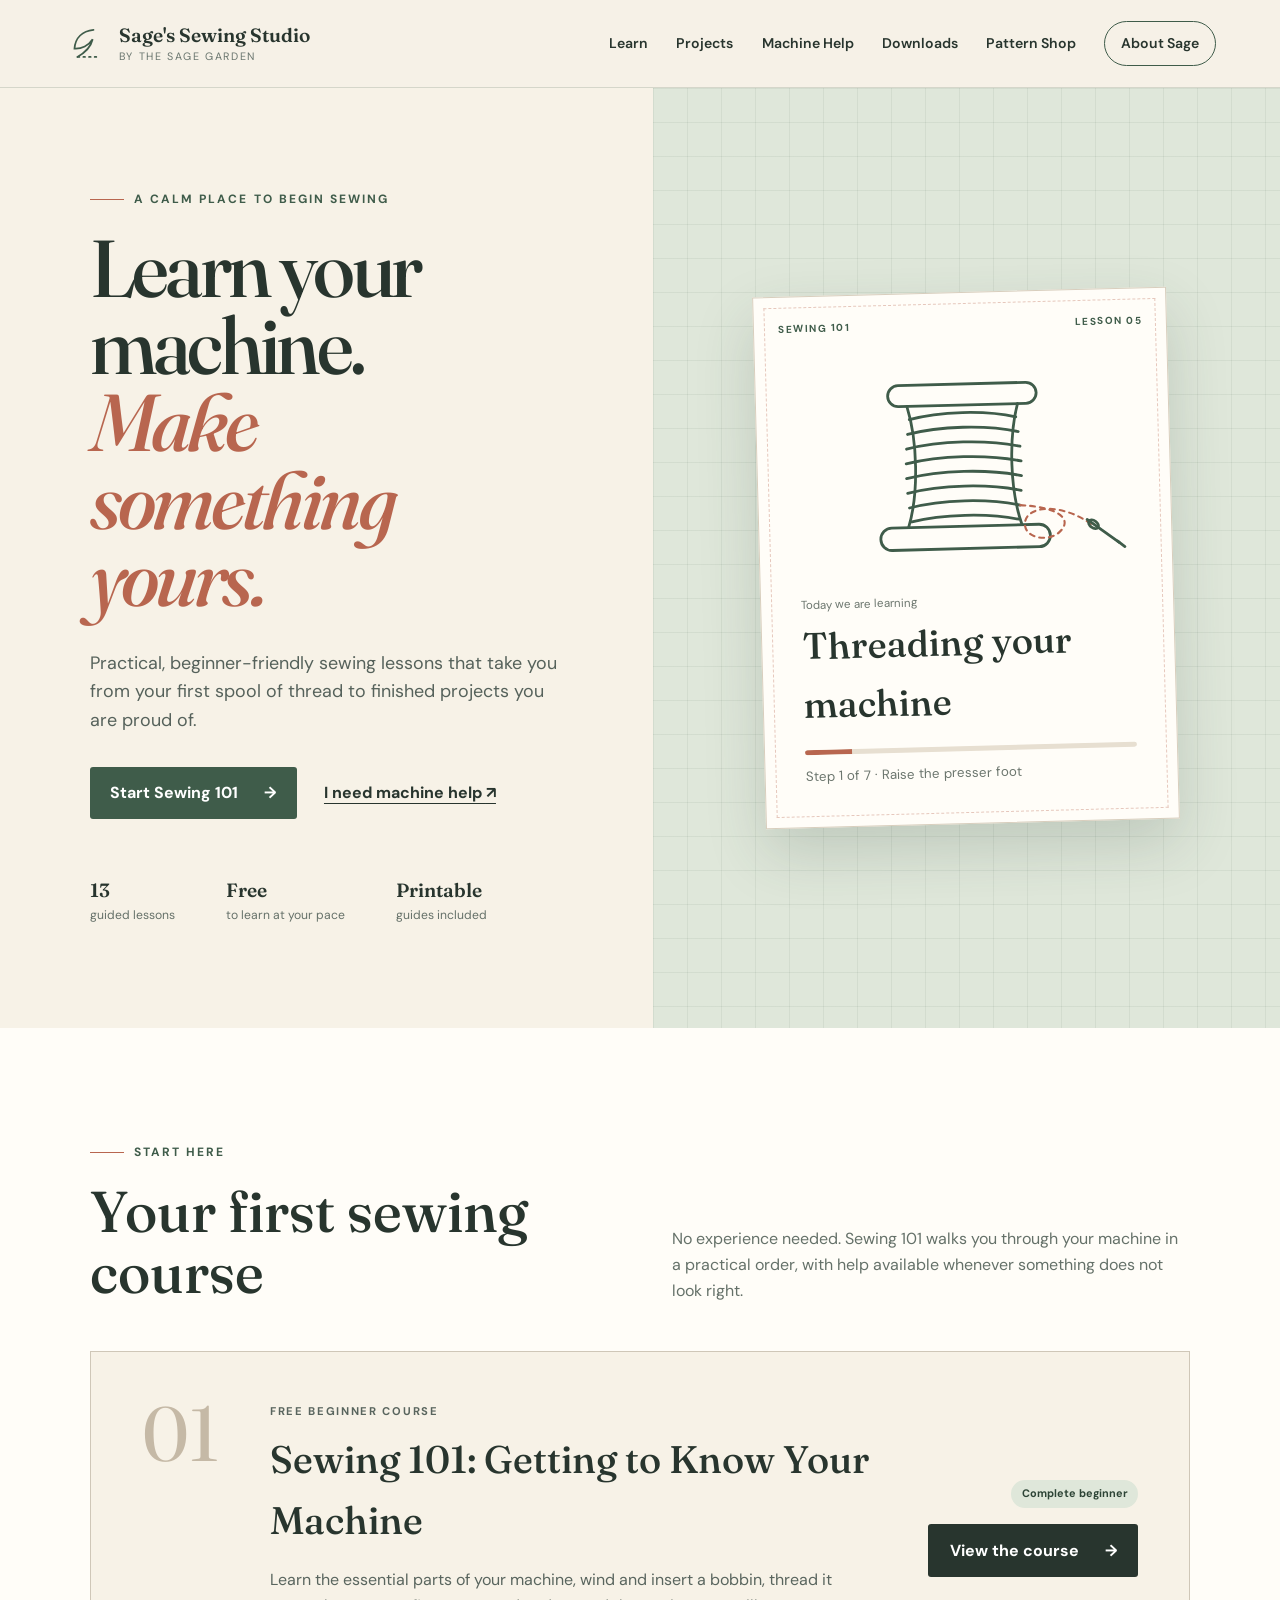
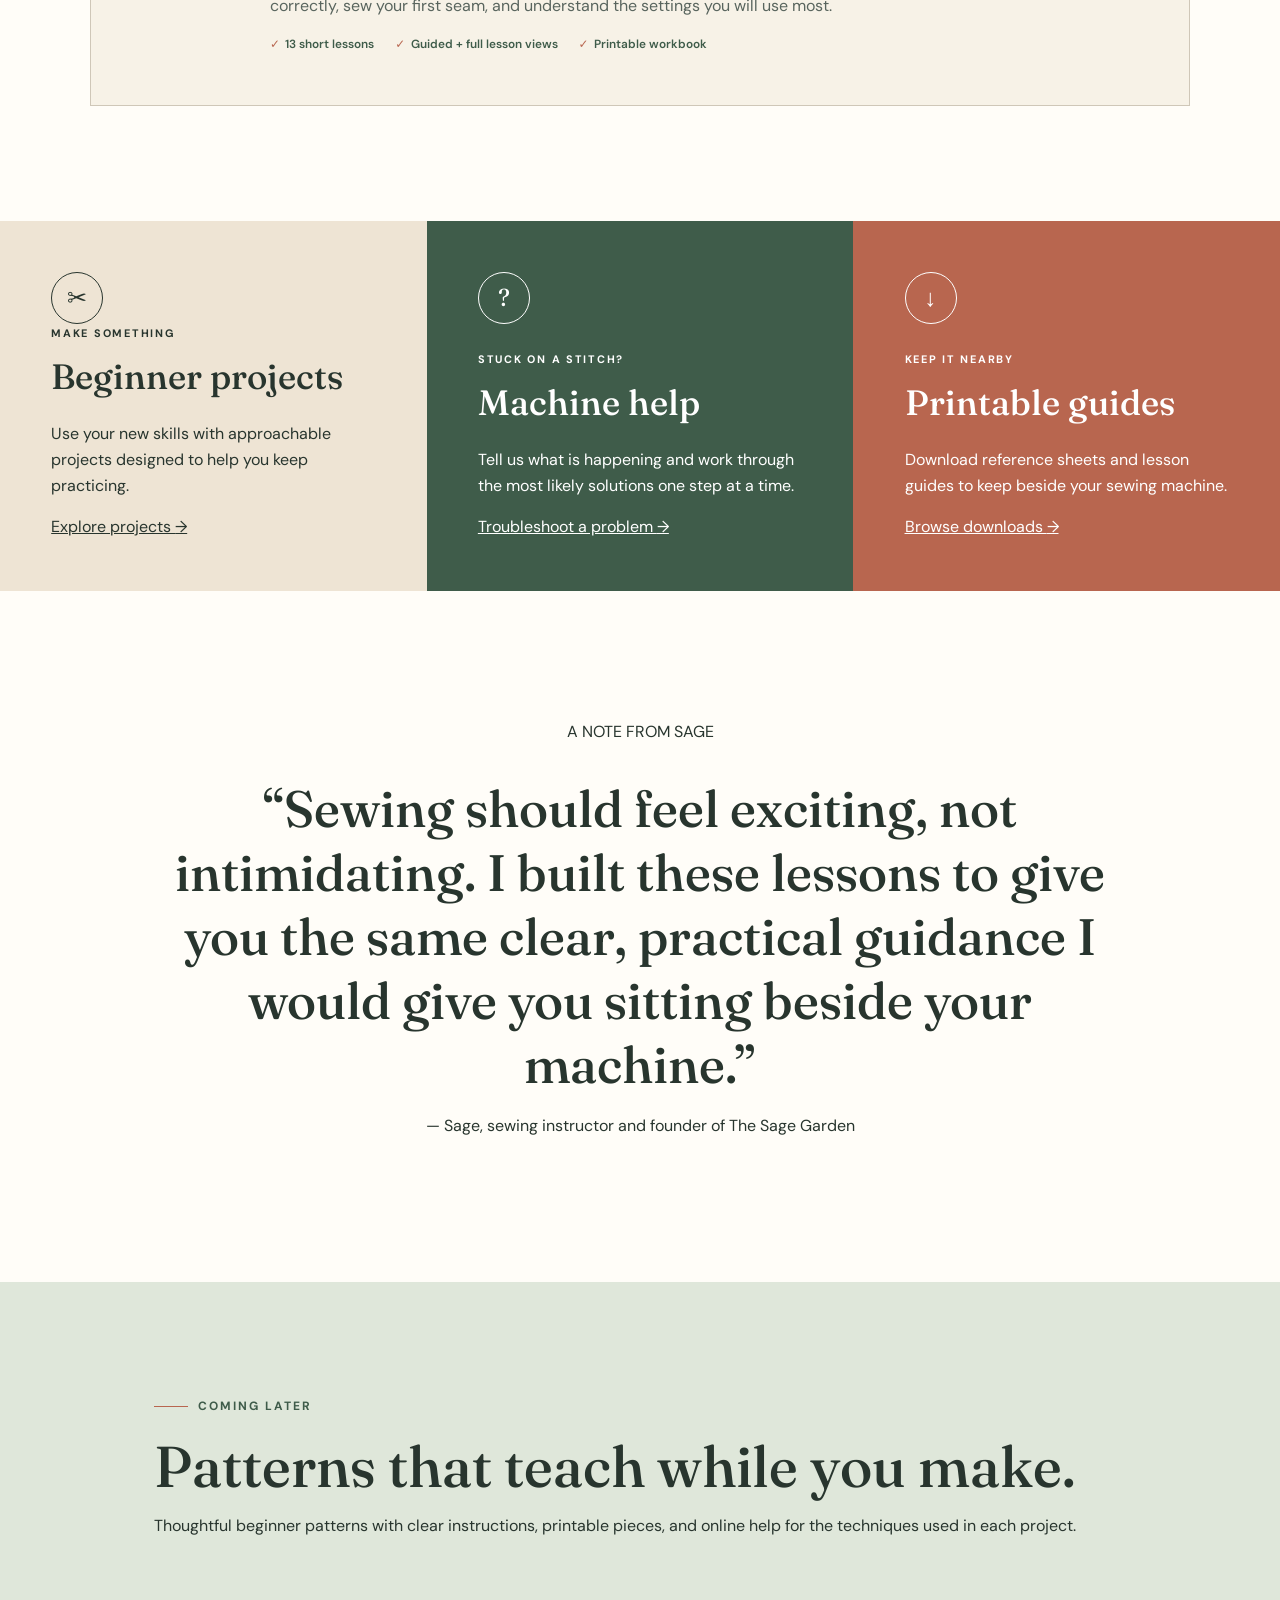
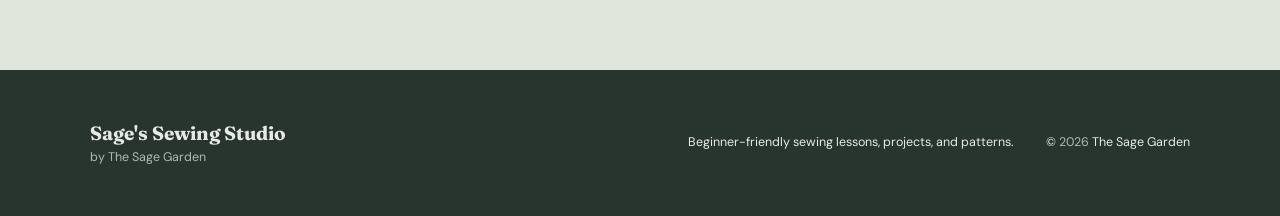
<file: index.html>
<!doctype html>
<html lang="en">
  <head>
    <meta charset="UTF-8" />
    <meta name="viewport" content="width=device-width, initial-scale=1" />
    <meta
      name="description"
      content="Beginner-friendly sewing lessons, projects, and patterns from Sage's Sewing Studio."
    />
    <title>Sage's Sewing Studio</title>
    <link rel="preconnect" href="https://fonts.googleapis.com" />
    <link rel="preconnect" href="https://fonts.gstatic.com" crossorigin />
    <link
      href="https://fonts.googleapis.com/css2?family=DM+Sans:wght@400;500;600;700&family=Fraunces:opsz,wght@9..144,500;9..144,600&display=swap"
      rel="stylesheet"
    />
    <link rel="stylesheet" href="styles.css" />
    <link
      rel="icon"
      type="image/svg+xml"
      href="data:image/svg+xml,%3Csvg xmlns='http://www.w3.org/2000/svg' viewBox='0 0 64 64'%3E%3Crect width='64' height='64' rx='16' fill='%233f5c4a'/%3E%3Cpath d='M41 13c-13 2-22 10-23 23 8 1 17-3 22-10-2 8-8 15-18 20' fill='none' stroke='%23fbf8f0' stroke-width='4' stroke-linecap='round'/%3E%3C/svg%3E"
    />
  </head>
  <body>
    <a class="skip-link" href="#main-content">Skip to content</a>

    <header class="site-header">
      <a class="brand" href="index.html" aria-label="Sage's Sewing Studio home">
        <svg class="brand-mark" viewBox="0 0 52 52" aria-hidden="true">
          <path d="M36.5 8.5C22.8 10 14 18.2 13 31.7c8.5.6 17.7-3.8 22.5-11.5-2.2 9-8.5 16.2-19 21.8" />
          <path class="stitch" d="M17 42h24" />
        </svg>
        <span>
          <strong>Sage's Sewing Studio</strong>
          <small>by The Sage Garden</small>
        </span>
      </a>

      <button class="menu-button" type="button" aria-expanded="false" aria-controls="site-nav">
        <span></span><span></span><span></span>
        <span class="sr-only">Open navigation</span>
      </button>

      <nav id="site-nav" class="site-nav" aria-label="Main navigation">
        <a href="#learn">Learn</a>
        <a href="#projects">Projects</a>
        <a href="#help">Machine Help</a>
        <a href="#downloads">Downloads</a>
        <a href="#patterns">Pattern Shop</a>
        <a class="nav-about" href="#about">About Sage</a>
      </nav>
    </header>

    <main id="main-content">
      <section class="hero">
        <div class="hero-copy">
          <p class="eyebrow"><span></span> A calm place to begin sewing</p>
          <h1>Learn your machine.<br /><em>Make something yours.</em></h1>
          <p class="hero-intro">
            Practical, beginner-friendly sewing lessons that take you from your first spool of
            thread to finished projects you are proud of.
          </p>
          <div class="hero-actions">
            <a class="button button-primary" href="#learn">
              Start Sewing 101
              <span aria-hidden="true">→</span>
            </a>
            <a class="text-link" href="#help">I need machine help <span aria-hidden="true">↗</span></a>
          </div>
          <ul class="hero-details" aria-label="Course details">
            <li>
              <strong>13</strong>
              guided lessons
            </li>
            <li>
              <strong>Free</strong>
              to learn at your pace
            </li>
            <li>
              <strong>Printable</strong>
              guides included
            </li>
          </ul>
        </div>

        <div class="hero-visual" aria-label="An illustrated sewing lesson card">
          <div class="fabric-swatch swatch-one"></div>
          <div class="fabric-swatch swatch-two"></div>
          <div class="lesson-card">
            <div class="lesson-card-top">
              <span>SEWING 101</span>
              <span>LESSON 05</span>
            </div>
            <svg
              class="machine-illustration"
              viewBox="0 0 520 330"
              role="img"
              aria-label="Line drawing of a spool of thread"
            >
              <!-- Top and bottom of the spool -->
              <rect x="154" y="47" width="212" height="30" rx="15" />
              <rect x="139" y="250" width="242" height="32" rx="16" />

              <!-- Spool body -->
              <path d="M181 77c14 49 14 124-2 173" />
              <path d="M339 77c-14 49-14 124 2 173" />

              <!-- Wound thread -->
              <path d="M184 96c43-11 109-11 152 0" />
              <path d="M181 117c46-11 112-11 158 0" />
              <path d="M179 138c47-11 115-11 162 0" />
              <path d="M178 159c48-11 116-11 164 0" />
              <path d="M178 180c48-11 116-11 164 0" />
              <path d="M179 201c47-11 115-11 162 0" />
              <path d="M181 222c46-11 112-11 158 0" />
              <path d="M184 242c43-10 109-10 152 0" />

              <!-- Loose thread and needle -->
              <path
                class="thread-line"
                d="M339 222c54 4 76 22 55 40-19 16-55 5-48-18 7-22 55-22 94 8"
              />
              <path d="M434 245l45 34" />
              <path d="M477 277l10 8" />
              <ellipse cx="443" cy="252" rx="5" ry="8" transform="rotate(-53 443 252)" />
            </svg>
            <div class="lesson-card-copy">
              <p>Today we are learning</p>
              <h2>Threading your machine</h2>
              <div class="mini-progress"><span></span></div>
              <small>Step 1 of 7 · Raise the presser foot</small>
            </div>
          </div>
          <div class="pin-cushion" aria-hidden="true"><i></i><i></i><i></i></div>
          <div class="thread-tail" aria-hidden="true"></div>
        </div>
      </section>

      <section id="learn" class="course-section">
        <div class="section-heading">
          <div>
            <p class="eyebrow"><span></span> Start here</p>
            <h2>Your first sewing course</h2>
          </div>
          <p>
            No experience needed. Sewing 101 walks you through your machine in a practical order,
            with help available whenever something does not look right.
          </p>
        </div>

        <article class="course-card">
          <div class="course-number" aria-hidden="true">01</div>
          <div class="course-info">
            <p class="course-label">FREE BEGINNER COURSE</p>
            <h3>Sewing 101: Getting to Know Your Machine</h3>
            <p>
              Learn the essential parts of your machine, wind and insert a bobbin, thread it
              correctly, sew your first seam, and understand the settings you will use most.
            </p>
            <div class="course-meta">
              <span>13 short lessons</span>
              <span>Guided + full lesson views</span>
              <span>Printable workbook</span>
            </div>
          </div>
          <div class="course-action">
            <span class="course-level">Complete beginner</span>
            <a class="button button-dark" href="#">View the course <span aria-hidden="true">→</span></a>
          </div>
        </article>
      </section>

      <section class="pathways" aria-label="Explore Sage's Sewing Studio">
        <article id="projects" class="pathway-card pathway-projects">
          <span class="pathway-icon" aria-hidden="true">✂</span>
          <p>MAKE SOMETHING</p>
          <h2>Beginner projects</h2>
          <p>Use your new skills with approachable projects designed to help you keep practicing.</p>
          <a href="#">Explore projects <span aria-hidden="true">→</span></a>
        </article>
        <article id="help" class="pathway-card pathway-help">
          <span class="pathway-icon" aria-hidden="true">?</span>
          <p>STUCK ON A STITCH?</p>
          <h2>Machine help</h2>
          <p>Tell us what is happening and work through the most likely solutions one step at a time.</p>
          <a href="#">Troubleshoot a problem <span aria-hidden="true">→</span></a>
        </article>
        <article id="downloads" class="pathway-card pathway-downloads">
          <span class="pathway-icon" aria-hidden="true">↓</span>
          <p>KEEP IT NEARBY</p>
          <h2>Printable guides</h2>
          <p>Download reference sheets and lesson guides to keep beside your sewing machine.</p>
          <a href="#">Browse downloads <span aria-hidden="true">→</span></a>
        </article>
      </section>

      <section id="about" class="teacher-note">
        <div class="note-label">A NOTE FROM SAGE</div>
        <blockquote>
          “Sewing should feel exciting, not intimidating. I built these lessons to give you the
          same clear, practical guidance I would give you sitting beside your machine.”
        </blockquote>
        <p>— Sage, sewing instructor and founder of The Sage Garden</p>
      </section>

      <section id="patterns" class="pattern-preview">
        <p class="eyebrow"><span></span> Coming later</p>
        <h2>Patterns that teach while you make.</h2>
        <p>
          Thoughtful beginner patterns with clear instructions, printable pieces, and online help
          for the techniques used in each project.
        </p>
      </section>
    </main>

    <footer class="site-footer">
      <div class="footer-brand">
        <strong>Sage's Sewing Studio</strong>
        <span>by The Sage Garden</span>
      </div>
      <p>Beginner-friendly sewing lessons, projects, and patterns.</p>
      <p class="footer-copy">© <span id="year"></span> The Sage Garden</p>
    </footer>

    <script src="app.js"></script>
  </body>
</html>
</file>
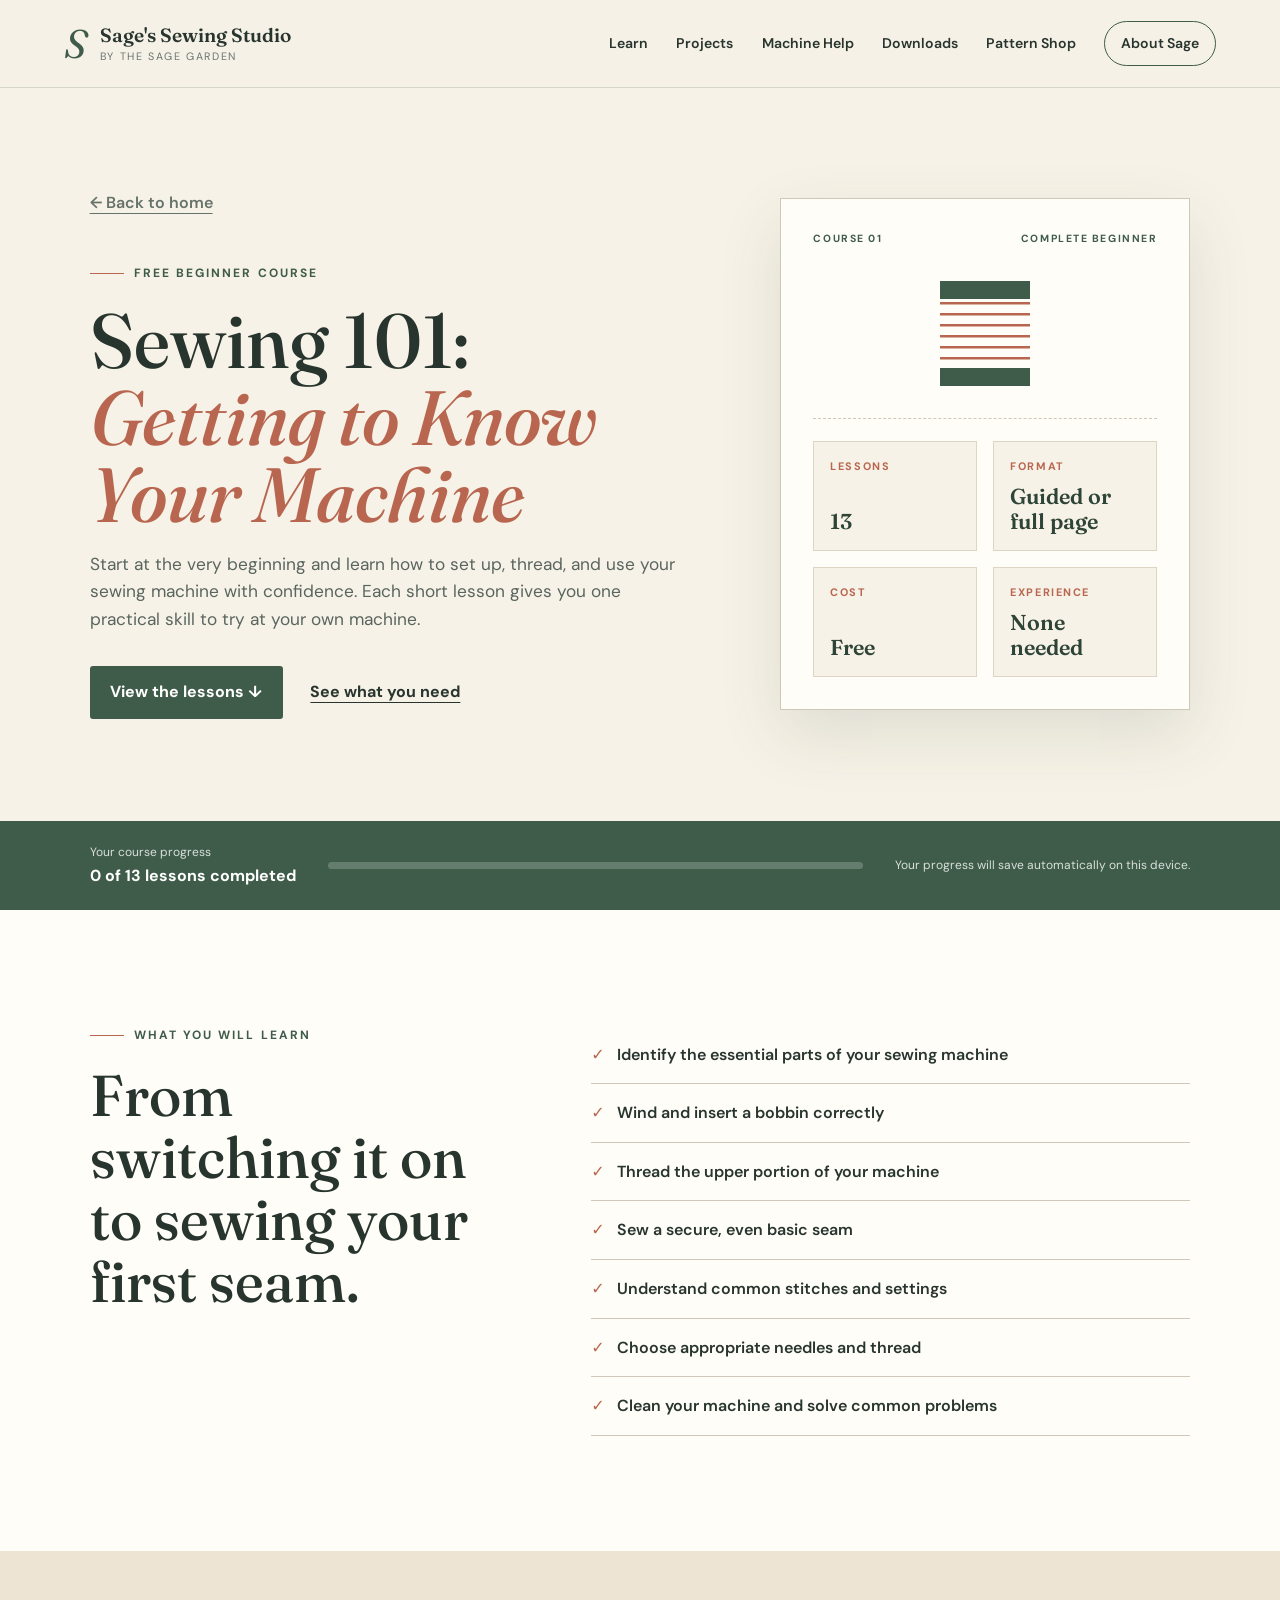
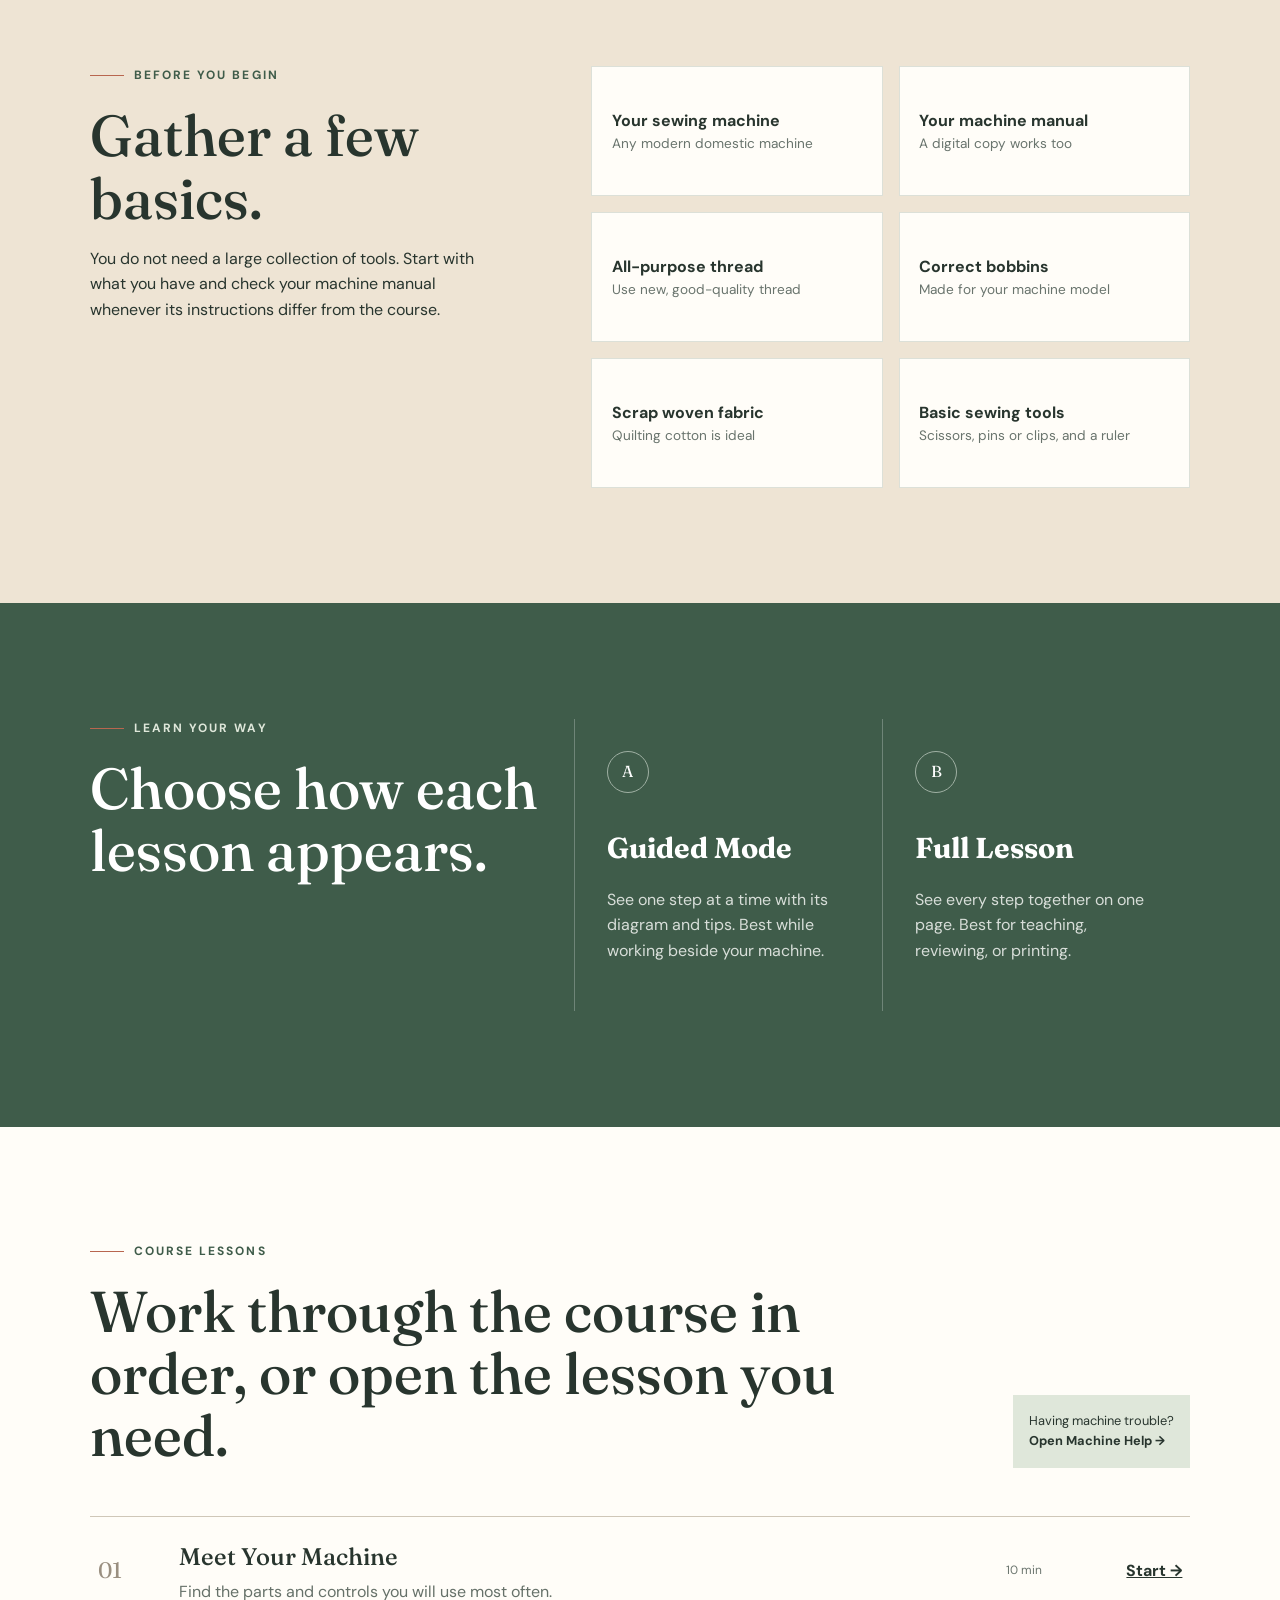
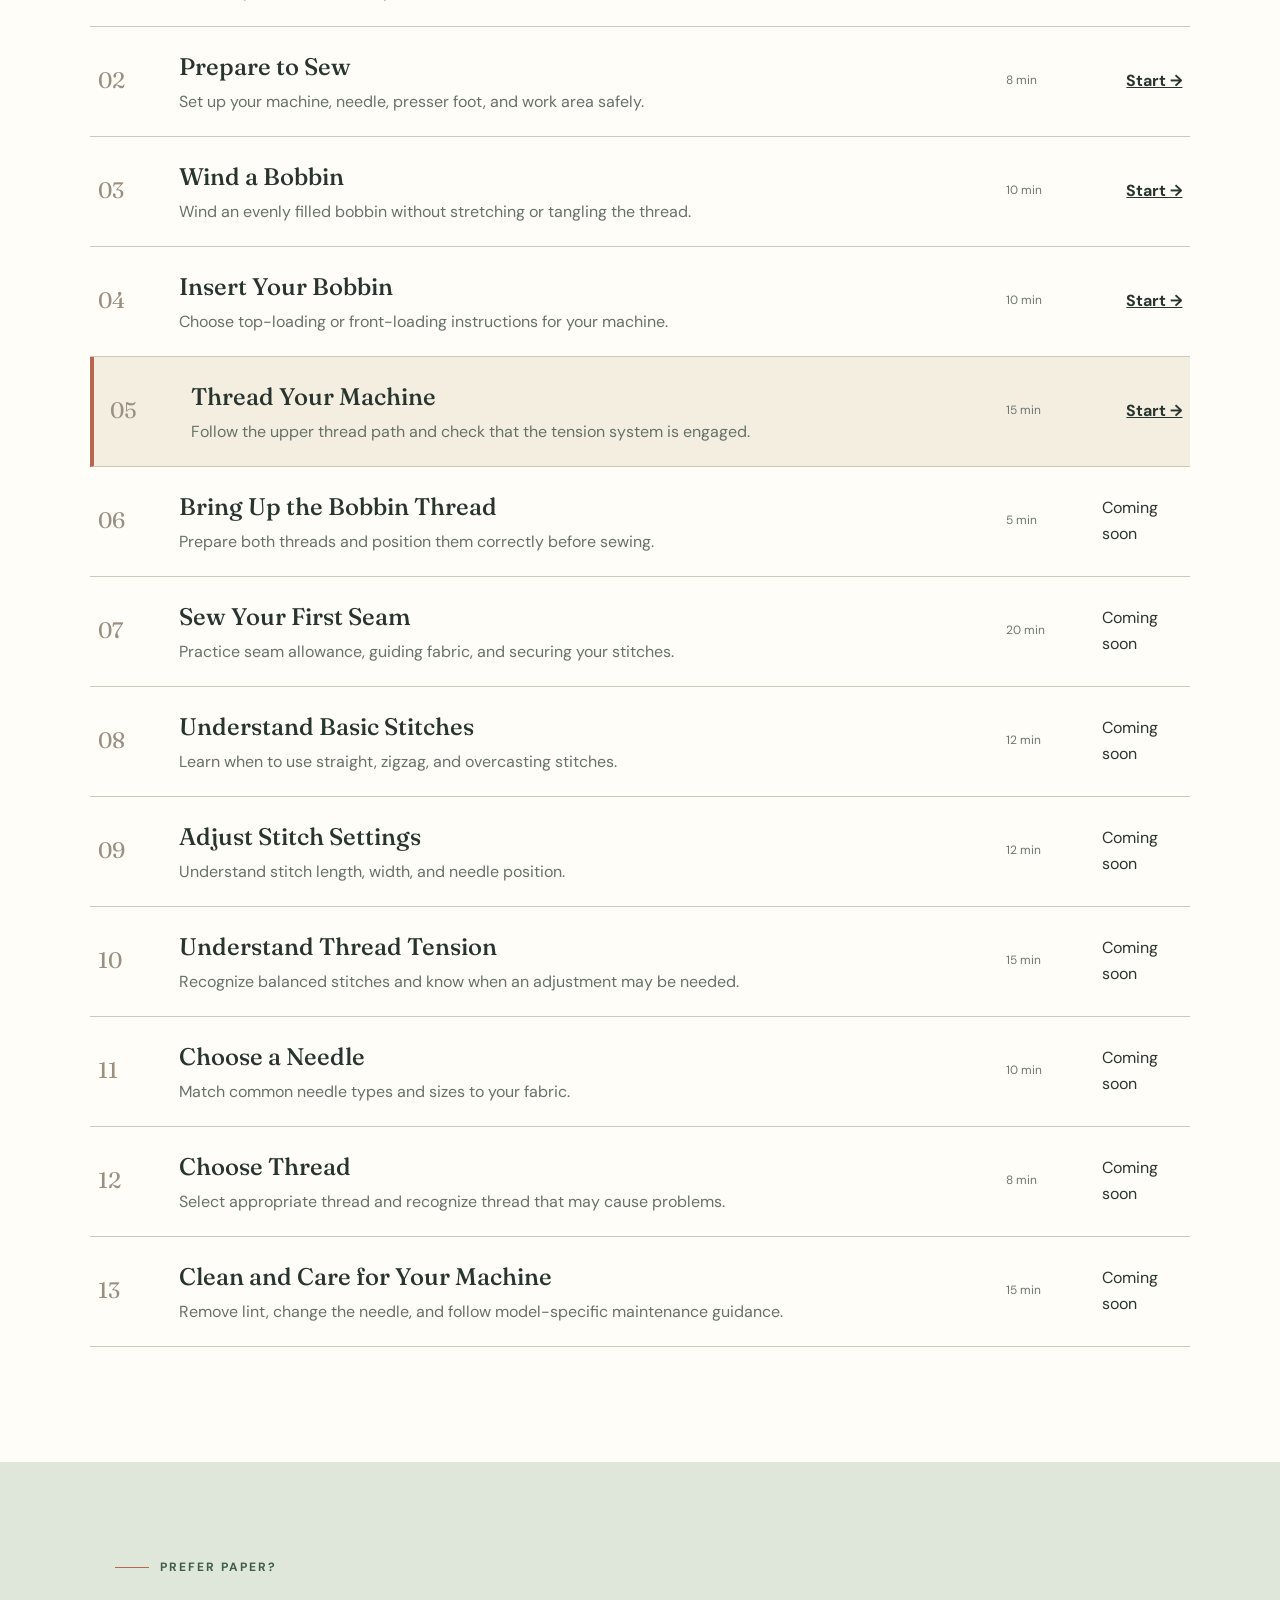
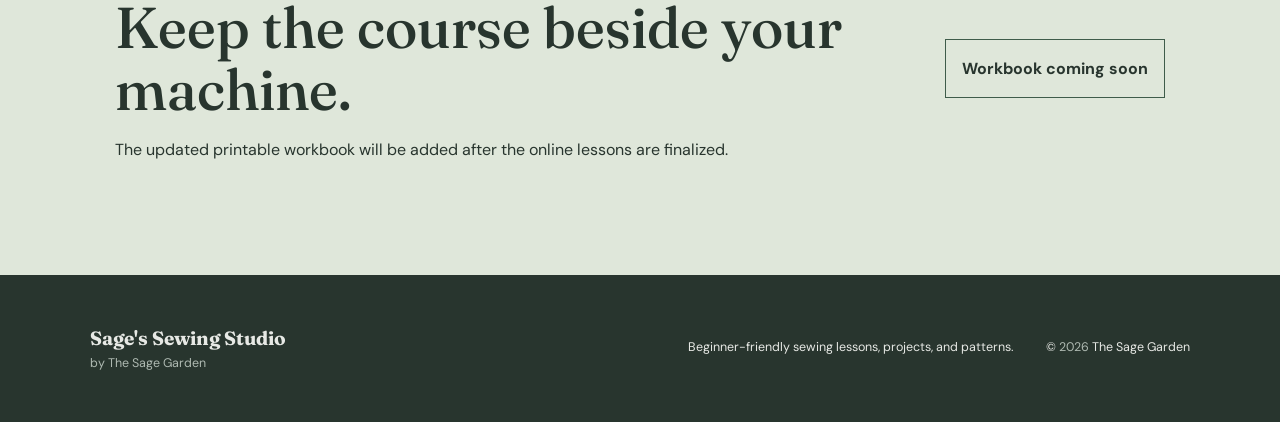
<file: course.html>
<!doctype html>
<html lang="en">
<head>
  <meta charset="UTF-8" />

  <meta
    name="viewport"
    content="width=device-width, initial-scale=1"
  />

  <meta
    name="description"
    content="Sewing 101 is a free beginner course from Sage's Sewing Studio."
  />

  <title>Sewing 101 | Sage's Sewing Studio</title>

  <link rel="preconnect" href="https://fonts.googleapis.com" />
  <link rel="preconnect" href="https://fonts.gstatic.com" crossorigin />

  <link
    href="https://fonts.googleapis.com/css2?family=DM+Sans:wght@400;500;600;700&family=Fraunces:opsz,wght@9..144,500;9..144,600&display=swap"
    rel="stylesheet"
  />

  <link rel="stylesheet" href="styles.css" />
</head>

<body>
  <header class="site-header">
    <a class="brand" href="index.html">
      <span class="brand-leaf">S</span>

      <span>
        <strong>Sage's Sewing Studio</strong>
        <small>by The Sage Garden</small>
      </span>
    </a>

    <button
      class="menu-button"
      type="button"
      aria-expanded="false"
      aria-controls="site-nav"
    >
      ☰
      <span class="sr-only">Open navigation</span>
    </button>

    <nav id="site-nav" class="site-nav">
      <a href="course.html">Learn</a>
      <a href="index.html#projects">Projects</a>
      <a href="index.html#help">Machine Help</a>
      <a href="index.html#downloads">Downloads</a>
      <a href="index.html#patterns">Pattern Shop</a>
      <a class="nav-about" href="index.html#about">About Sage</a>
    </nav>
  </header>

  <main>
    <section class="course-hero">
      <div class="course-hero-copy">
        <a class="back-link" href="index.html">
          ← Back to home
        </a>

        <p class="eyebrow">
          <span></span>
          Free beginner course
        </p>

        <h1>
          Sewing 101:
          <em>Getting to Know Your Machine</em>
        </h1>

        <p class="large-copy">
          Start at the very beginning and learn how to set up, thread, and use
          your sewing machine with confidence. Each short lesson gives you one
          practical skill to try at your own machine.
        </p>

        <div class="button-row">
          <a class="button primary-button" href="#lessons">
            View the lessons ↓
          </a>

          <a class="text-link" href="#supplies">
            See what you need
          </a>
        </div>
      </div>

      <aside class="course-summary">
        <div class="summary-heading">
          <span>COURSE 01</span>
          <span>COMPLETE BEGINNER</span>
        </div>

        <div class="summary-decoration">
          <div class="decorative-spool"></div>
        </div>

        <dl class="course-detail-grid">
          <div>
            <dt>Lessons</dt>
            <dd>13</dd>
          </div>

          <div>
            <dt>Format</dt>
            <dd>Guided or full page</dd>
          </div>

          <div>
            <dt>Cost</dt>
            <dd>Free</dd>
          </div>

          <div>
            <dt>Experience</dt>
            <dd>None needed</dd>
          </div>
        </dl>
      </aside>
    </section>

    <section class="course-progress">
      <div>
        <small>Your course progress</small>

        <strong>
          <span id="completed-count">0</span>
          of 13 lessons completed
        </strong>
      </div>

      <div class="progress-bar">
        <span id="course-progress-bar"></span>
      </div>

      <p>
        Your progress will save automatically on this device.
      </p>
    </section>

    <section class="course-outcomes">
      <div>
        <p class="eyebrow">
          <span></span>
          What you will learn
        </p>

        <h2>
          From switching it on to sewing your first seam.
        </h2>
      </div>

      <ul>
        <li>Identify the essential parts of your sewing machine</li>
        <li>Wind and insert a bobbin correctly</li>
        <li>Thread the upper portion of your machine</li>
        <li>Sew a secure, even basic seam</li>
        <li>Understand common stitches and settings</li>
        <li>Choose appropriate needles and thread</li>
        <li>Clean your machine and solve common problems</li>
      </ul>
    </section>

    <section id="supplies" class="supplies-section">
      <div>
        <p class="eyebrow">
          <span></span>
          Before you begin
        </p>

        <h2>Gather a few basics.</h2>

        <p>
          You do not need a large collection of tools. Start with what you have
          and check your machine manual whenever its instructions differ from
          the course.
        </p>
      </div>

      <div class="supply-grid">
        <article>
          <strong>Your sewing machine</strong>
          <span>Any modern domestic machine</span>
        </article>

        <article>
          <strong>Your machine manual</strong>
          <span>A digital copy works too</span>
        </article>

        <article>
          <strong>All-purpose thread</strong>
          <span>Use new, good-quality thread</span>
        </article>

        <article>
          <strong>Correct bobbins</strong>
          <span>Made for your machine model</span>
        </article>

        <article>
          <strong>Scrap woven fabric</strong>
          <span>Quilting cotton is ideal</span>
        </article>

        <article>
          <strong>Basic sewing tools</strong>
          <span>Scissors, pins or clips, and a ruler</span>
        </article>
      </div>
    </section>

    <section class="view-options">
      <div>
        <p class="eyebrow light-eyebrow">
          <span></span>
          Learn your way
        </p>

        <h2>Choose how each lesson appears.</h2>
      </div>

      <article>
        <span class="mode-letter">A</span>

        <h3>Guided Mode</h3>

        <p>
          See one step at a time with its diagram and tips. Best while working
          beside your machine.
        </p>
      </article>

      <article>
        <span class="mode-letter">B</span>

        <h3>Full Lesson</h3>

        <p>
          See every step together on one page. Best for teaching, reviewing,
          or printing.
        </p>
      </article>
    </section>

    <section id="lessons" class="lessons-section">
      <div class="lessons-intro">
        <div>
          <p class="eyebrow">
            <span></span>
            Course lessons
          </p>

          <h2>
            Work through the course in order, or open the lesson you need.
          </h2>
        </div>

        <a class="machine-help-box" href="index.html#help">
          Having machine trouble?
          <strong>Open Machine Help →</strong>
        </a>
      </div>

      <div class="lesson-list">
        <article class="lesson-row" data-lesson="1">
          <span class="lesson-number">01</span>

          <div>
            <h3>Meet Your Machine</h3>
            <p>
              Find the parts and controls you will use most often.
            </p>
          </div>

          <span class="lesson-time">10 min</span>

          <a href="lesson1.html">
            Start →
          </a>
        </article>

        <article class="lesson-row" data-lesson="2">
          <span class="lesson-number">02</span>

          <div>
            <h3>Prepare to Sew</h3>
            <p>
              Set up your machine, needle, presser foot, and work area safely.
            </p>
          </div>

          <span class="lesson-time">8 min</span>

          <a href="lesson2.html">
            Start →
          </a>
        </article>

        <article class="lesson-row" data-lesson="3">
          <span class="lesson-number">03</span>

          <div>
            <h3>Wind a Bobbin</h3>
            <p>
              Wind an evenly filled bobbin without stretching or tangling the
              thread.
            </p>
          </div>

          <span class="lesson-time">10 min</span>

          <a href="lesson3.html">
            Start →
          </a>
        </article>

        <article class="lesson-row" data-lesson="4">
          <span class="lesson-number">04</span>

          <div>
            <h3>Insert Your Bobbin</h3>
            <p>
              Choose top-loading or front-loading instructions for your
              machine.
            </p>
          </div>

          <span class="lesson-time">10 min</span>

          <a href="lesson4.html">
            Start →
          </a>
        </article>

        <article
          class="lesson-row featured-lesson"
          data-lesson="5"
        >
          <span class="lesson-number">05</span>

          <div>
            <h3>Thread Your Machine</h3>

            <p>
              Follow the upper thread path and check that the tension system is
              engaged.
            </p>
          </div>

          <span class="lesson-time">15 min</span>

          <a href="lesson.html">
            Start →
          </a>
        </article>

        <article class="lesson-row" data-lesson="6">
          <span class="lesson-number">06</span>

          <div>
            <h3>Bring Up the Bobbin Thread</h3>
            <p>
              Prepare both threads and position them correctly before sewing.
            </p>
          </div>

          <span class="lesson-time">5 min</span>

          <span>Coming soon</span>
        </article>

        <article class="lesson-row" data-lesson="7">
          <span class="lesson-number">07</span>

          <div>
            <h3>Sew Your First Seam</h3>
            <p>
              Practice seam allowance, guiding fabric, and securing your
              stitches.
            </p>
          </div>

          <span class="lesson-time">20 min</span>

          <span>Coming soon</span>
        </article>

        <article class="lesson-row" data-lesson="8">
          <span class="lesson-number">08</span>

          <div>
            <h3>Understand Basic Stitches</h3>
            <p>
              Learn when to use straight, zigzag, and overcasting stitches.
            </p>
          </div>

          <span class="lesson-time">12 min</span>

          <span>Coming soon</span>
        </article>

        <article class="lesson-row" data-lesson="9">
          <span class="lesson-number">09</span>

          <div>
            <h3>Adjust Stitch Settings</h3>
            <p>
              Understand stitch length, width, and needle position.
            </p>
          </div>

          <span class="lesson-time">12 min</span>

          <span>Coming soon</span>
        </article>

        <article class="lesson-row" data-lesson="10">
          <span class="lesson-number">10</span>

          <div>
            <h3>Understand Thread Tension</h3>
            <p>
              Recognize balanced stitches and know when an adjustment may be
              needed.
            </p>
          </div>

          <span class="lesson-time">15 min</span>

          <span>Coming soon</span>
        </article>

        <article class="lesson-row" data-lesson="11">
          <span class="lesson-number">11</span>

          <div>
            <h3>Choose a Needle</h3>
            <p>
              Match common needle types and sizes to your fabric.
            </p>
          </div>

          <span class="lesson-time">10 min</span>

          <span>Coming soon</span>
        </article>

        <article class="lesson-row" data-lesson="12">
          <span class="lesson-number">12</span>

          <div>
            <h3>Choose Thread</h3>
            <p>
              Select appropriate thread and recognize thread that may cause
              problems.
            </p>
          </div>

          <span class="lesson-time">8 min</span>

          <span>Coming soon</span>
        </article>

        <article class="lesson-row" data-lesson="13">
          <span class="lesson-number">13</span>

          <div>
            <h3>Clean and Care for Your Machine</h3>
            <p>
              Remove lint, change the needle, and follow model-specific
              maintenance guidance.
            </p>
          </div>

          <span class="lesson-time">15 min</span>

          <span>Coming soon</span>
        </article>
      </div>
    </section>

    <section class="workbook-section">
      <div>
        <p class="eyebrow">
          <span></span>
          Prefer paper?
        </p>

        <h2>
          Keep the course beside your machine.
        </h2>

        <p>
          The updated printable workbook will be added after the online lessons
          are finalized.
        </p>
      </div>

      <span>Workbook coming soon</span>
    </section>
  </main>

  <footer class="site-footer">
    <div>
      <strong>Sage's Sewing Studio</strong>
      <span>by The Sage Garden</span>
    </div>

    <p>
      Beginner-friendly sewing lessons, projects, and patterns.
    </p>

    <p>
      © <span id="year"></span> The Sage Garden
    </p>
  </footer>

  <script src="app.js"></script>
</body>
</html>
</file>
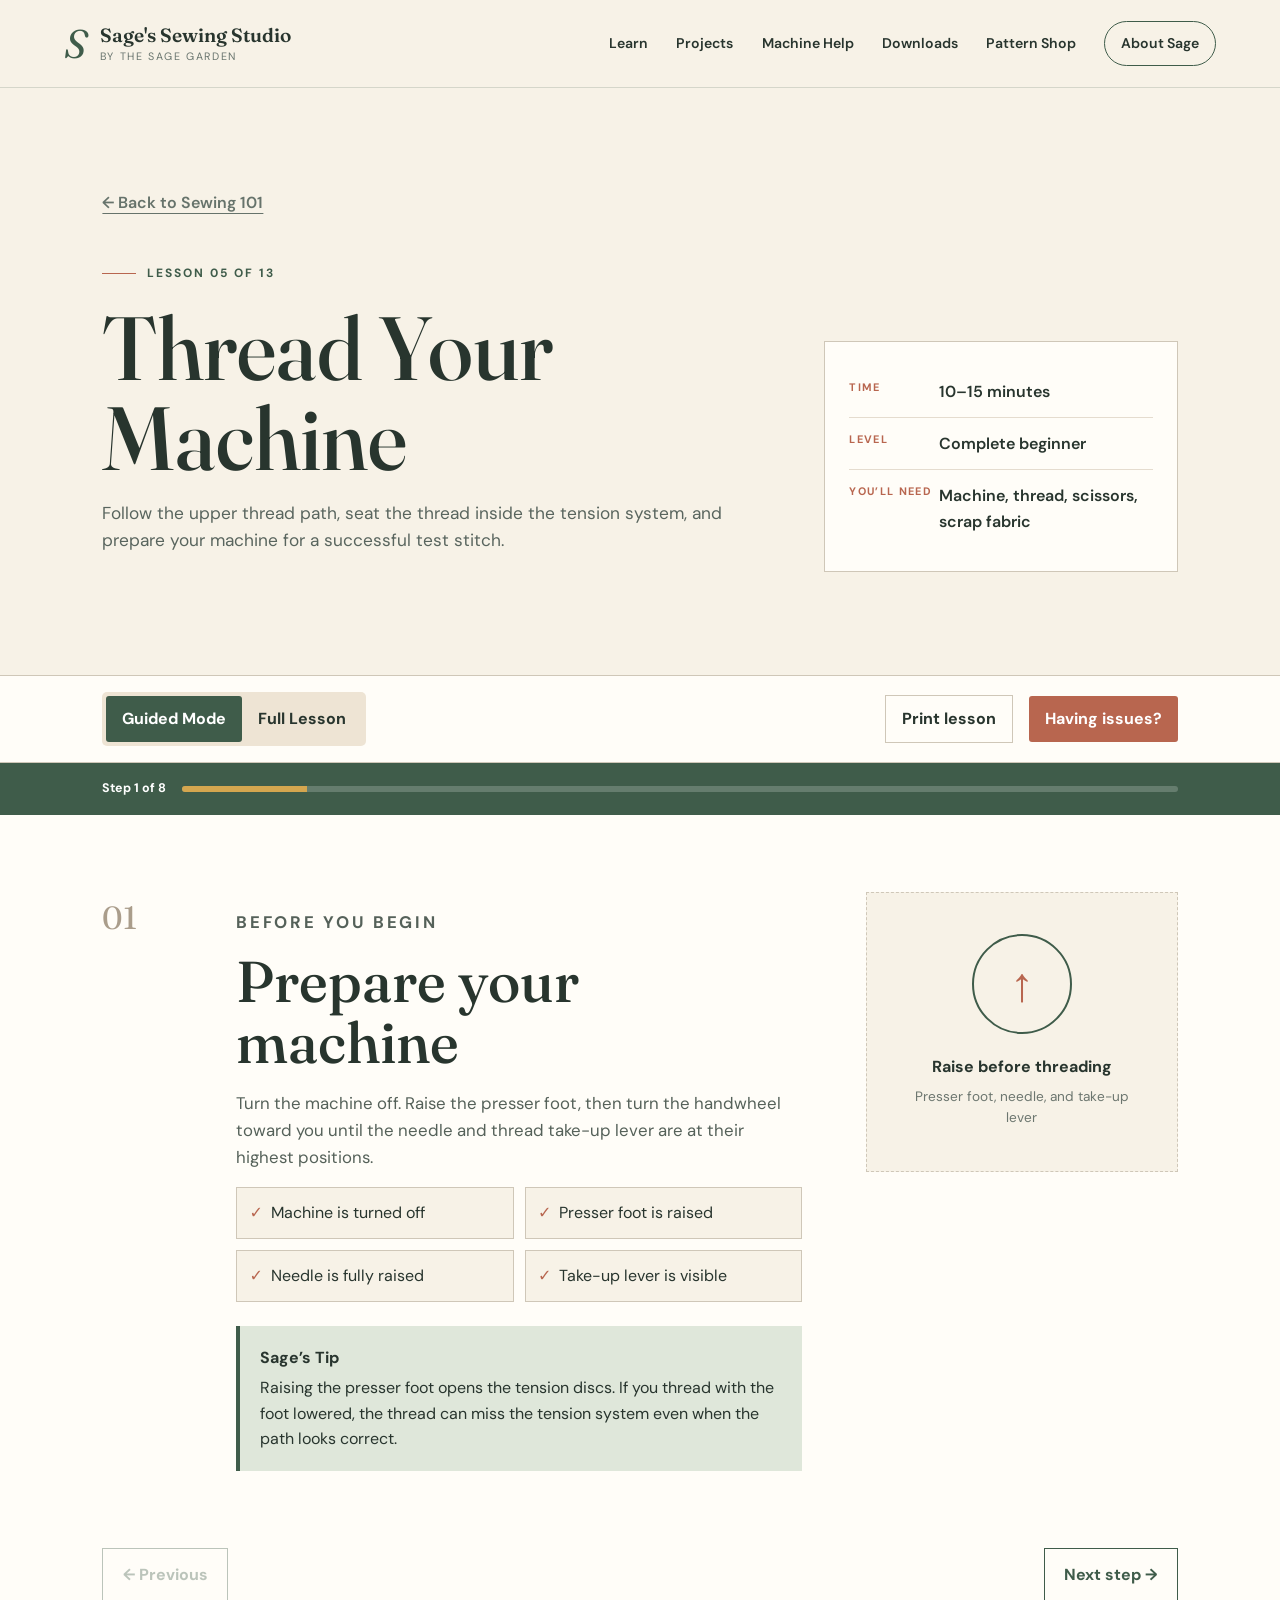
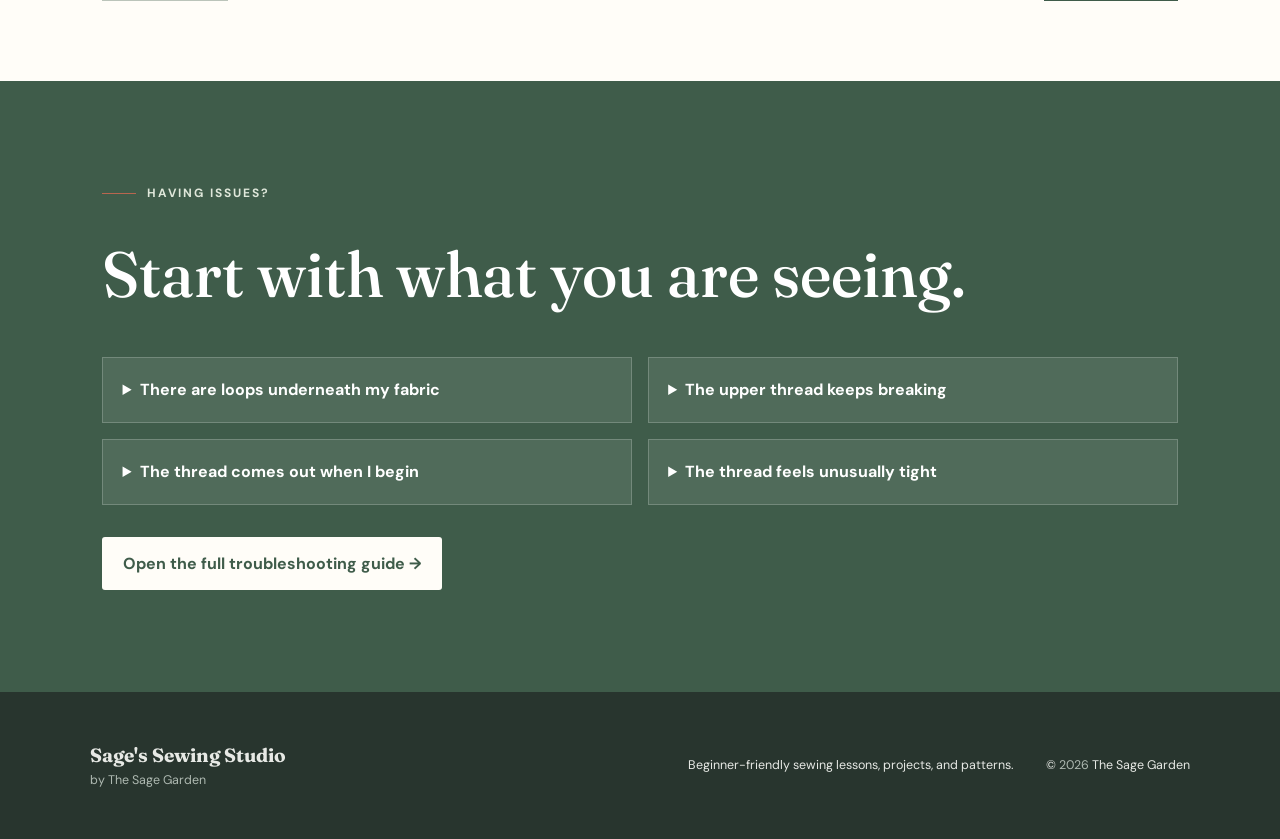
<file: lesson.html>
<!doctype html>
<html lang="en">
<head>
  <meta charset="UTF-8" />
  <meta name="viewport" content="width=device-width, initial-scale=1" />
  <meta name="description" content="Learn how to thread your sewing machine with Sage's Sewing Studio." />
  <title>Thread Your Machine | Sage's Sewing Studio</title>
  <link rel="preconnect" href="https://fonts.googleapis.com" />
  <link rel="preconnect" href="https://fonts.gstatic.com" crossorigin />
  <link href="https://fonts.googleapis.com/css2?family=DM+Sans:wght@400;500;600;700&family=Fraunces:opsz,wght@9..144,500;9..144,600&display=swap" rel="stylesheet" />
  <link rel="stylesheet" href="styles.css" />
</head>
<body class="lesson-page">
  <header class="site-header">
    <a class="brand" href="index.html"><span class="brand-leaf">S</span><span><strong>Sage's Sewing Studio</strong><small>by The Sage Garden</small></span></a>
    <button class="menu-button" type="button" aria-expanded="false" aria-controls="site-nav">☰<span class="sr-only">Open navigation</span></button>
    <nav id="site-nav" class="site-nav">
      <a href="course.html">Learn</a><a href="index.html#projects">Projects</a><a href="index.html#help">Machine Help</a><a href="index.html#downloads">Downloads</a><a href="index.html#patterns">Pattern Shop</a><a class="nav-about" href="index.html#about">About Sage</a>
    </nav>
  </header>

  <main>
    <section class="lesson-heading">
      <div>
        <a class="back-link" href="course.html">← Back to Sewing 101</a>
        <p class="eyebrow"><span></span> Lesson 05 of 13</p>
        <h1>Thread Your Machine</h1>
        <p class="large-copy">Follow the upper thread path, seat the thread inside the tension system, and prepare your machine for a successful test stitch.</p>
      </div>
      <dl class="lesson-facts">
        <div><dt>Time</dt><dd>10–15 minutes</dd></div>
        <div><dt>Level</dt><dd>Complete beginner</dd></div>
        <div><dt>You’ll need</dt><dd>Machine, thread, scissors, scrap fabric</dd></div>
      </dl>
    </section>

    <div class="lesson-toolbar">
      <div class="view-toggle" aria-label="Choose lesson view">
        <button class="view-button active" type="button" data-view="guided">Guided Mode</button>
        <button class="view-button" type="button" data-view="full">Full Lesson</button>
      </div>
      <button class="print-button" type="button" id="print-lesson">Print lesson</button>
      <a class="trouble-button" href="#troubleshooting">Having issues?</a>
    </div>

    <section class="lesson-progress-wrap" aria-label="Lesson progress">
      <span id="step-label">Step 1 of 8</span>
      <div class="lesson-progress"><span id="lesson-progress-fill"></span></div>
    </section>

    <section class="lesson-content" id="lesson-content">
      <article class="lesson-step active" data-step="1">
        <div class="step-number">01</div>
        <div class="step-copy">
          <p class="small-label">BEFORE YOU BEGIN</p>
          <h2>Prepare your machine</h2>
          <p>Turn the machine off. Raise the presser foot, then turn the handwheel toward you until the needle and thread take-up lever are at their highest positions.</p>
          <ul class="check-list"><li>Machine is turned off</li><li>Presser foot is raised</li><li>Needle is fully raised</li><li>Take-up lever is visible</li></ul>
          <aside class="sage-tip"><strong>Sage’s Tip</strong><p>Raising the presser foot opens the tension discs. If you thread with the foot lowered, the thread can miss the tension system even when the path looks correct.</p></aside>
        </div>
        <div class="step-visual"><span class="visual-symbol">↑</span><strong>Raise before threading</strong><p>Presser foot, needle, and take-up lever</p></div>
      </article>

      <article class="lesson-step" data-step="2">
        <div class="step-number">02</div>
        <div class="step-copy">
          <p class="small-label">POSITION THE THREAD</p><h2>Place the spool on the spool pin</h2>
          <p>Place your spool on the vertical or horizontal spool pin. If your machine uses a spool cap, choose one that holds the spool securely without preventing it from turning.</p>
          <aside class="common-mistake"><strong>Common mistake</strong><p>Do not press the spool cap tightly against the thread. Leave enough room for the spool to unwind smoothly.</p></aside>
        </div>
        <div class="step-visual spool-mini"><span></span><strong>Let the spool turn freely</strong><p>Follow the direction shown in your manual</p></div>
      </article>

      <article class="lesson-step" data-step="3">
        <div class="step-number">03</div>
        <div class="step-copy">
          <p class="small-label">FOLLOW THE PATH</p><h2>Use the upper thread guide</h2>
          <p>Pull the thread from the spool and pass it through or underneath the first guide on top of your machine. Follow the solid line, arrows, or numbers printed on your machine.</p>
          <p>Hold the thread lightly near the spool with one hand while guiding it with the other. This slight tension helps it settle into each guide.</p>
        </div>
        <div class="step-visual"><span class="visual-symbol">→</span><strong>Spool to first guide</strong><p>Do not follow the separate bobbin-winding path</p></div>
      </article>

      <article class="lesson-step" data-step="4">
        <div class="step-number">04</div>
        <div class="step-copy">
          <p class="small-label">ENGAGE THE TENSION</p><h2>Guide the thread down and back up</h2>
          <p>Draw the thread down the first channel, around the bottom, and back up through the second channel. The motion usually forms a long U shape.</p>
          <aside class="sage-tip"><strong>Check it</strong><p>With the presser foot raised, the thread should move easily. After threading, lowering the foot should create noticeably more resistance.</p></aside>
        </div>
        <div class="step-visual"><span class="visual-symbol">U</span><strong>Down, around, and up</strong><p>Keep gentle tension on the thread</p></div>
      </article>

      <article class="lesson-step" data-step="5">
        <div class="step-number">05</div>
        <div class="step-copy">
          <p class="small-label">DO NOT SKIP THIS</p><h2>Thread the take-up lever</h2>
          <p>At the top of the second channel, guide the thread through the opening in the take-up lever. Most machines thread the lever from right to left. Follow the arrows on your machine.</p>
          <p>Pull the thread gently to confirm it remains inside the lever, then bring it back down toward the needle.</p>
          <aside class="common-mistake"><strong>Can’t find the lever?</strong><p>Turn the handwheel toward you until the lever reaches its highest position.</p></aside>
        </div>
        <div class="step-visual"><span class="visual-symbol">↶</span><strong>Catch the take-up lever</strong><p>A missed lever often causes tangles underneath</p></div>
      </article>

      <article class="lesson-step" data-step="6">
        <div class="step-number">06</div>
        <div class="step-copy">
          <p class="small-label">CONTROL THE THREAD</p><h2>Use the lower thread guides</h2>
          <p>Guide the thread through every remaining guide above the needle. Most machines have a small guide on the needle bar or directly above the needle.</p>
          <aside class="sage-tip"><strong>Sage’s Tip</strong><p>Small guides are easy to miss, but they keep the thread aligned while the needle moves. Do not skip one because it looks unimportant.</p></aside>
        </div>
        <div class="step-visual"><span class="visual-symbol">↓</span><strong>Follow every guide</strong><p>Continue toward the needle</p></div>
      </article>

      <article class="lesson-step" data-step="7">
        <div class="step-number">07</div>
        <div class="step-copy">
          <p class="small-label">FINAL THREADING STEP</p><h2>Thread the needle</h2>
          <p>Cut the thread end cleanly if it is fuzzy. Pass it through the needle eye in the direction specified by your manual. Many modern machines thread from front to back, but not all do.</p>
          <p>Pull 4–6 inches of thread through the needle and place the tail underneath the presser foot toward the back.</p>
          <aside class="common-mistake"><strong>Safety reminder</strong><p>Keep the machine turned off whenever your fingers are near the needle.</p></aside>
        </div>
        <div class="step-visual needle-mini"><span></span><strong>Leave a 4–6 inch tail</strong><p>Place it under the foot toward the back</p></div>
      </article>

      <article class="lesson-step test-step" data-step="8">
        <div class="step-number">08</div>
        <div class="step-copy">
          <p class="small-label">PUT IT INTO PRACTICE</p><h2>Make a test stitch</h2>
          <ol><li>Place two layers of scrap woven fabric under the presser foot.</li><li>Hold both thread tails gently behind the machine.</li><li>Lower the presser foot and select a straight stitch.</li><li>Slowly sew 4–6 stitches.</li><li>Check both sides of the fabric.</li></ol>
          <div class="success-check"><strong>Your stitches should:</strong><ul><li>Look even on both sides</li><li>Lie flat without puckering</li><li>Have no large loops underneath</li><li>Move smoothly without unusual noises</li></ul></div>
          <div class="finish-actions"><button type="button" id="complete-lesson" class="button primary-button">My stitches look good — complete lesson</button><a href="#troubleshooting" class="text-link">Something doesn’t look right</a></div>
        </div>
        <div class="step-visual"><span class="visual-symbol">✓</span><strong>Ready to sew</strong><p>The sewing result is your check-in—no quiz needed</p></div>
      </article>
    </section>

    <nav class="step-navigation" aria-label="Lesson step navigation">
      <button type="button" id="previous-step">← Previous</button>
      <button type="button" id="next-step">Next step →</button>
    </nav>

    <section id="troubleshooting" class="lesson-troubleshooting">
      <p class="eyebrow light-eyebrow"><span></span> Having issues?</p><h2>Start with what you are seeing.</h2>
      <div class="trouble-grid">
        <details><summary>There are loops underneath my fabric</summary><p>The upper thread probably missed the tension discs or take-up lever. Raise the presser foot, remove the upper thread completely, and rethread from the beginning.</p></details>
        <details><summary>The upper thread keeps breaking</summary><p>Check for a snag at the spool, confirm the spool cap is not too tight, rethread the machine, and inspect the needle for damage.</p></details>
        <details><summary>The thread comes out when I begin</summary><p>Leave a 4–6 inch tail and hold both thread tails gently behind the presser foot for the first few stitches.</p></details>
        <details><summary>The thread feels unusually tight</summary><p>Stop pulling. Check for a snag around the spool or guide. Raise the presser foot and rethread rather than forcing the thread.</p></details>
      </div>
      <a class="button trouble-light-button" href="index.html#help">Open the full troubleshooting guide →</a>
    </section>
  </main>

  <footer class="site-footer"><div><strong>Sage's Sewing Studio</strong><span>by The Sage Garden</span></div><p>Beginner-friendly sewing lessons, projects, and patterns.</p><p>© <span id="year"></span> The Sage Garden</p></footer>
  <script src="app.js"></script>
</body>
</html>
</file>
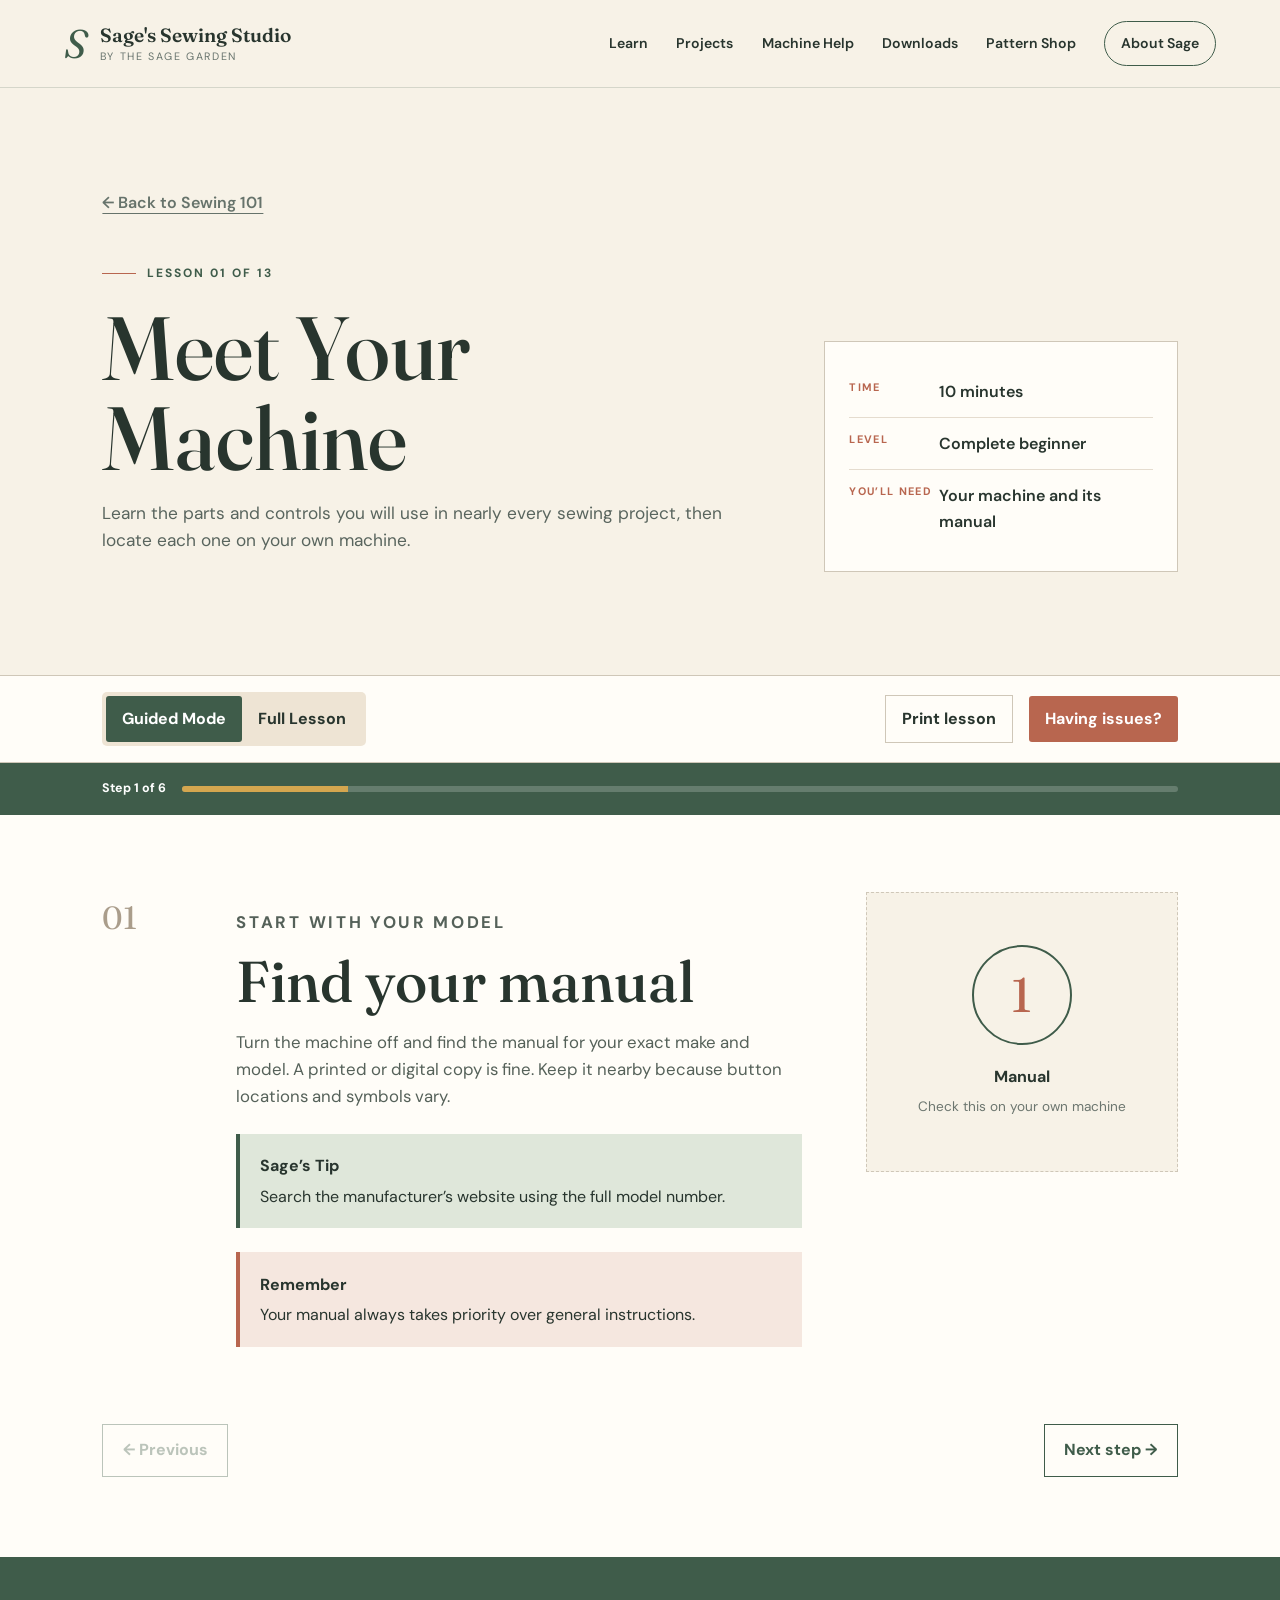
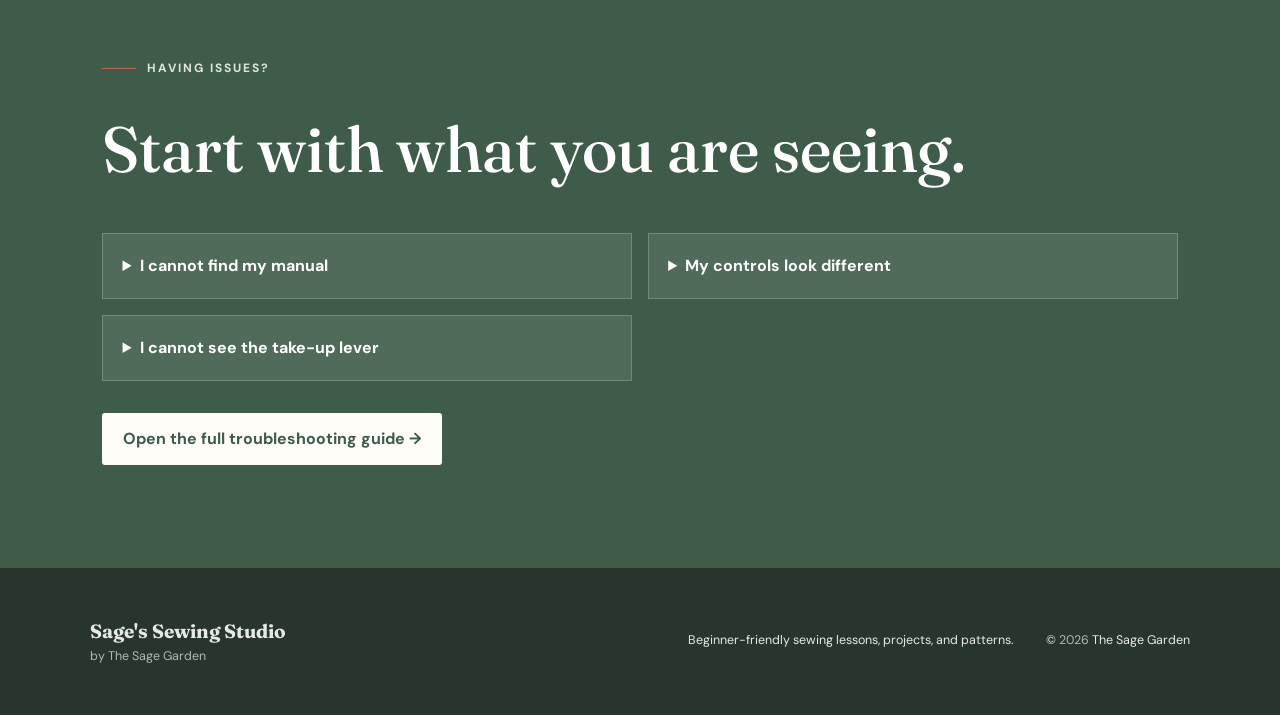
<file: lesson1.html>
<!doctype html><html lang="en"><head><meta charset="UTF-8"><meta name="viewport" content="width=device-width,initial-scale=1"><title>Meet Your Machine | Sage's Sewing Studio</title><link rel="preconnect" href="https://fonts.googleapis.com"><link rel="preconnect" href="https://fonts.gstatic.com" crossorigin><link href="https://fonts.googleapis.com/css2?family=DM+Sans:wght@400;500;600;700&family=Fraunces:opsz,wght@9..144,500;9..144,600&display=swap" rel="stylesheet"><link rel="stylesheet" href="styles.css"></head><body class="lesson-page" data-lesson-id="1"><div id="lesson-app"></div><script src="lessons1-4.js"></script><script src="app.js"></script></body></html>
</file>
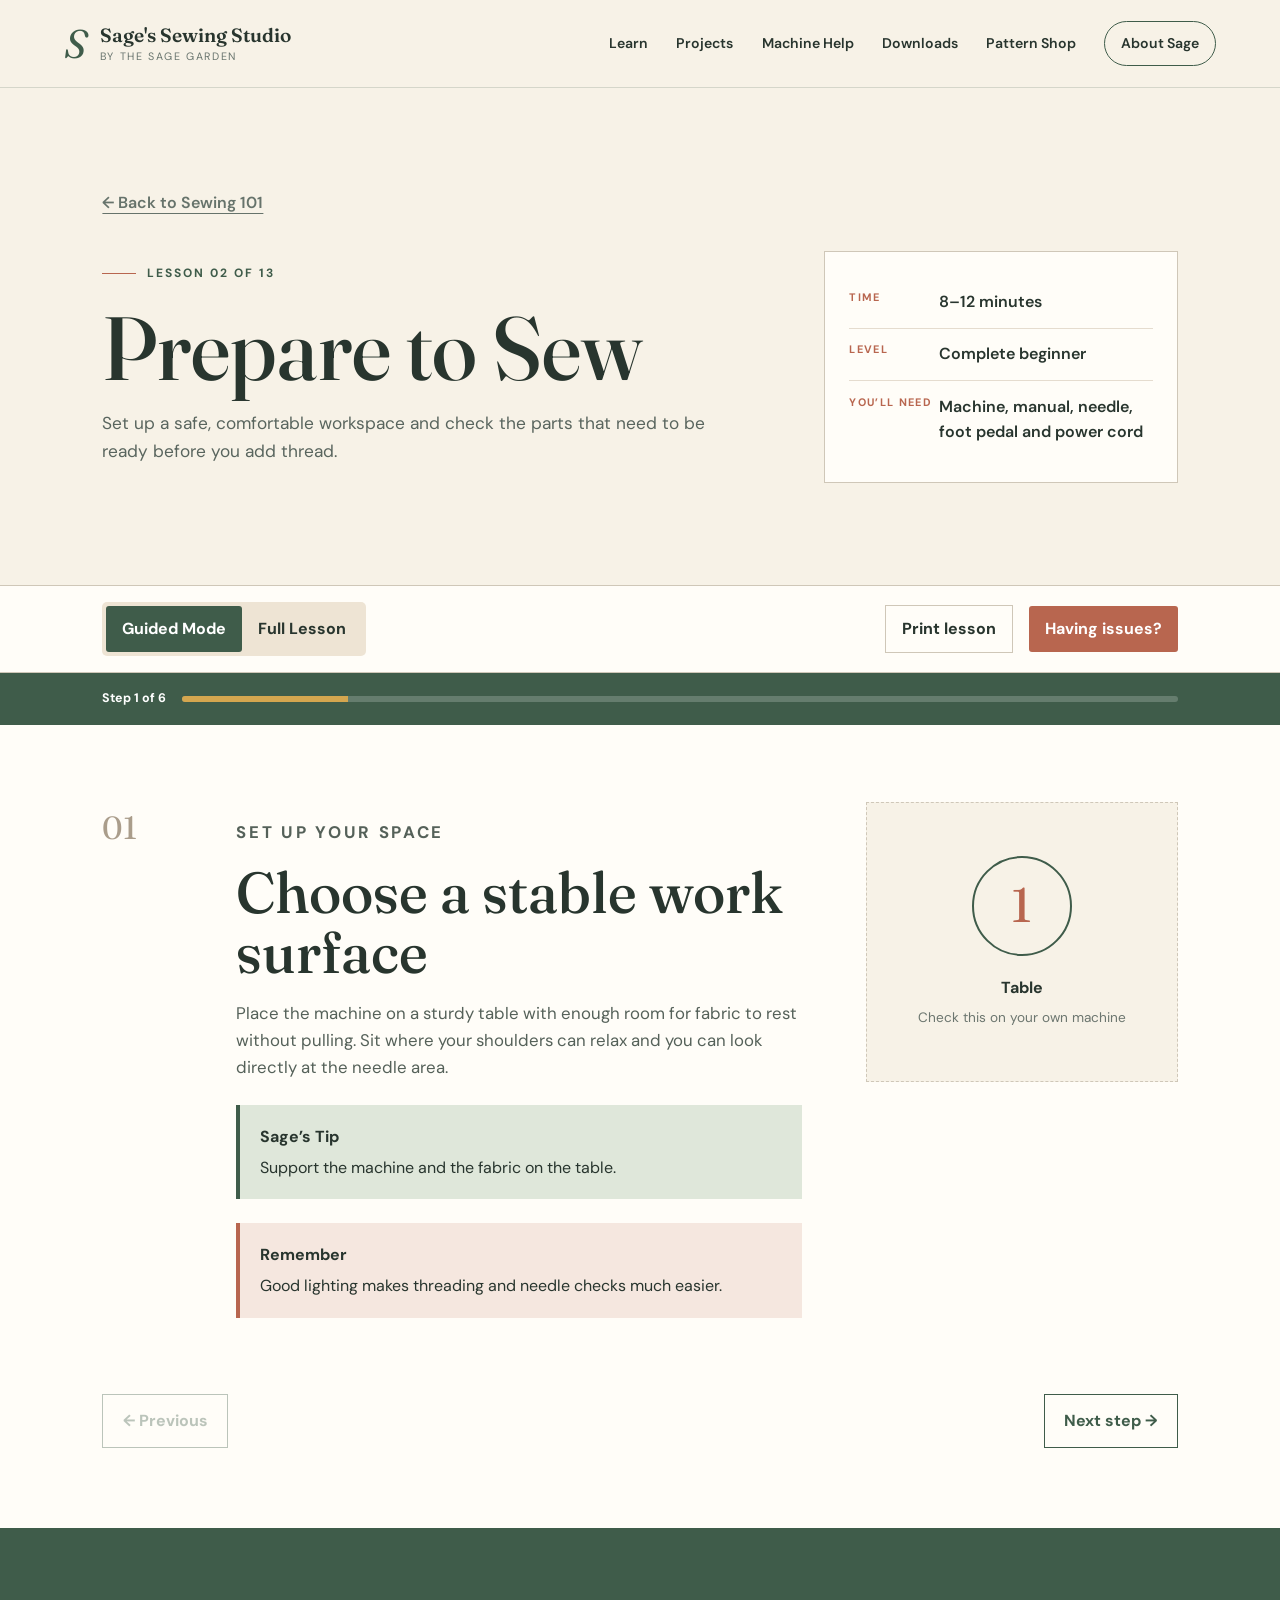
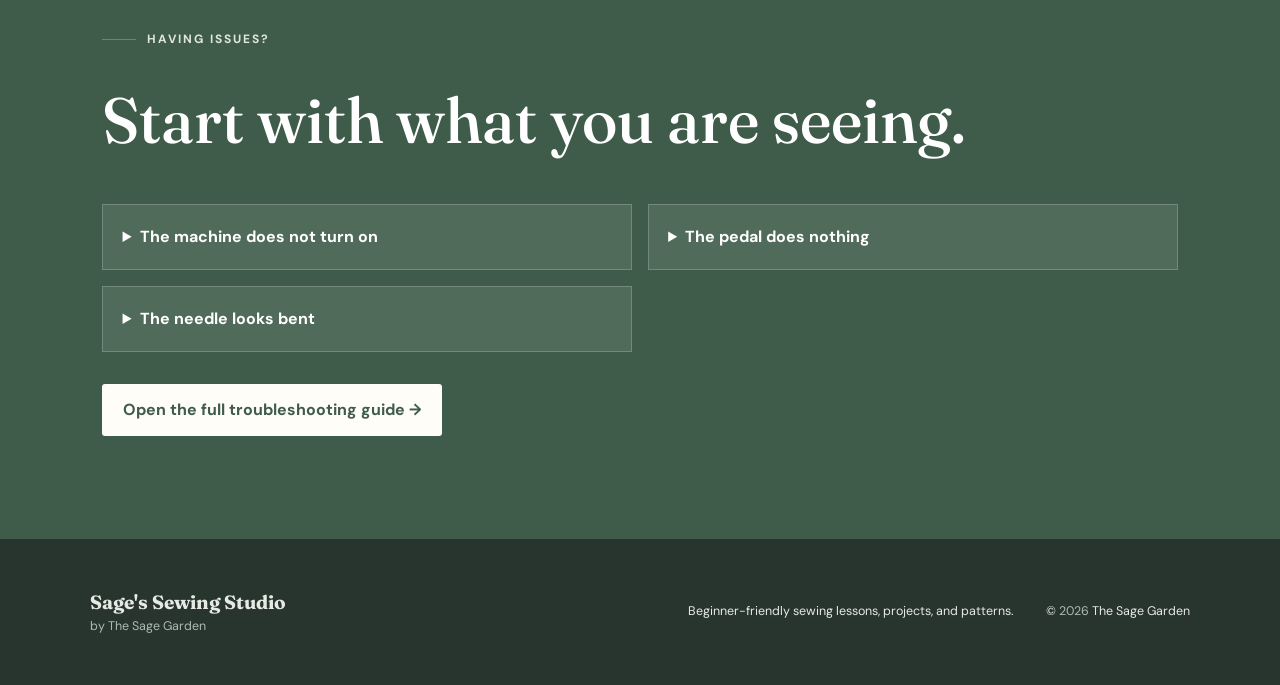
<file: lesson2.html>
<!doctype html><html lang="en"><head><meta charset="UTF-8"><meta name="viewport" content="width=device-width,initial-scale=1"><title>Prepare to Sew | Sage's Sewing Studio</title><link rel="preconnect" href="https://fonts.googleapis.com"><link rel="preconnect" href="https://fonts.gstatic.com" crossorigin><link href="https://fonts.googleapis.com/css2?family=DM+Sans:wght@400;500;600;700&family=Fraunces:opsz,wght@9..144,500;9..144,600&display=swap" rel="stylesheet"><link rel="stylesheet" href="styles.css"></head><body class="lesson-page" data-lesson-id="2"><div id="lesson-app"></div><script src="lessons1-4.js"></script><script src="app.js"></script></body></html>
</file>
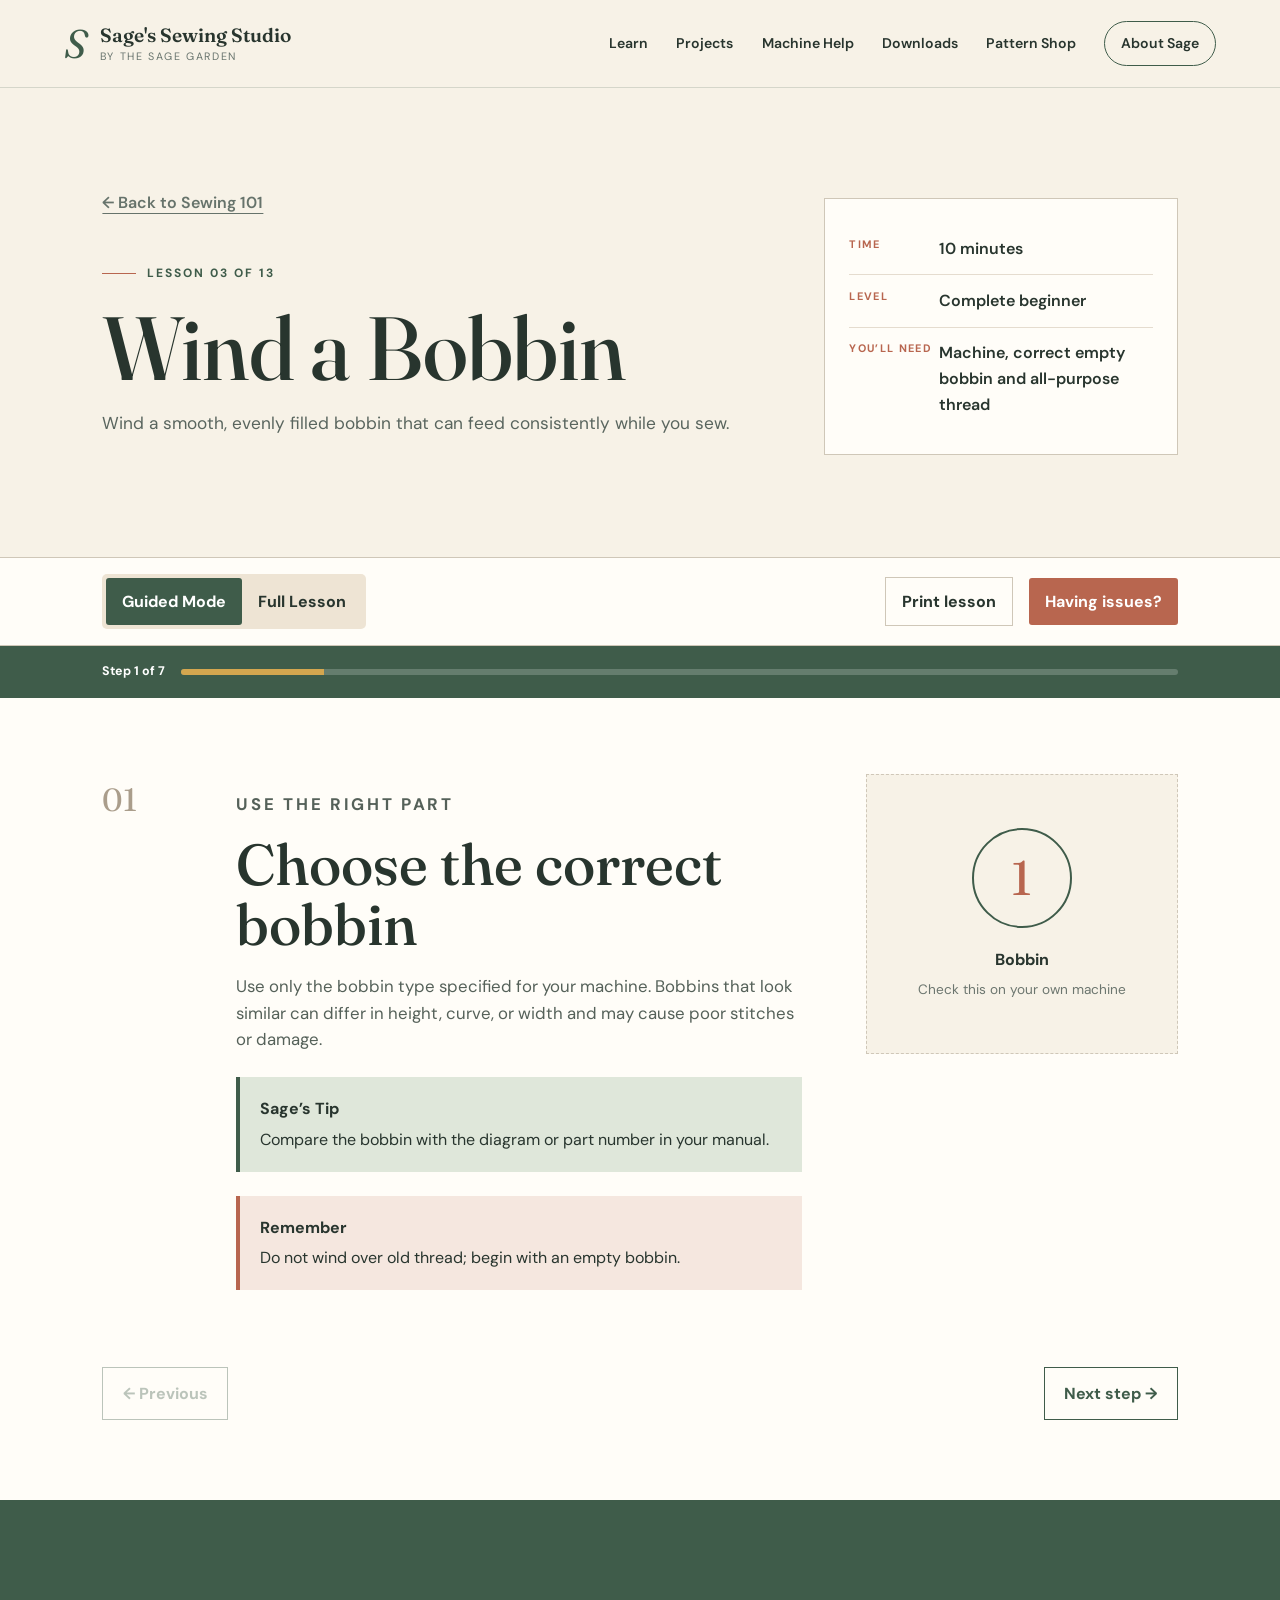
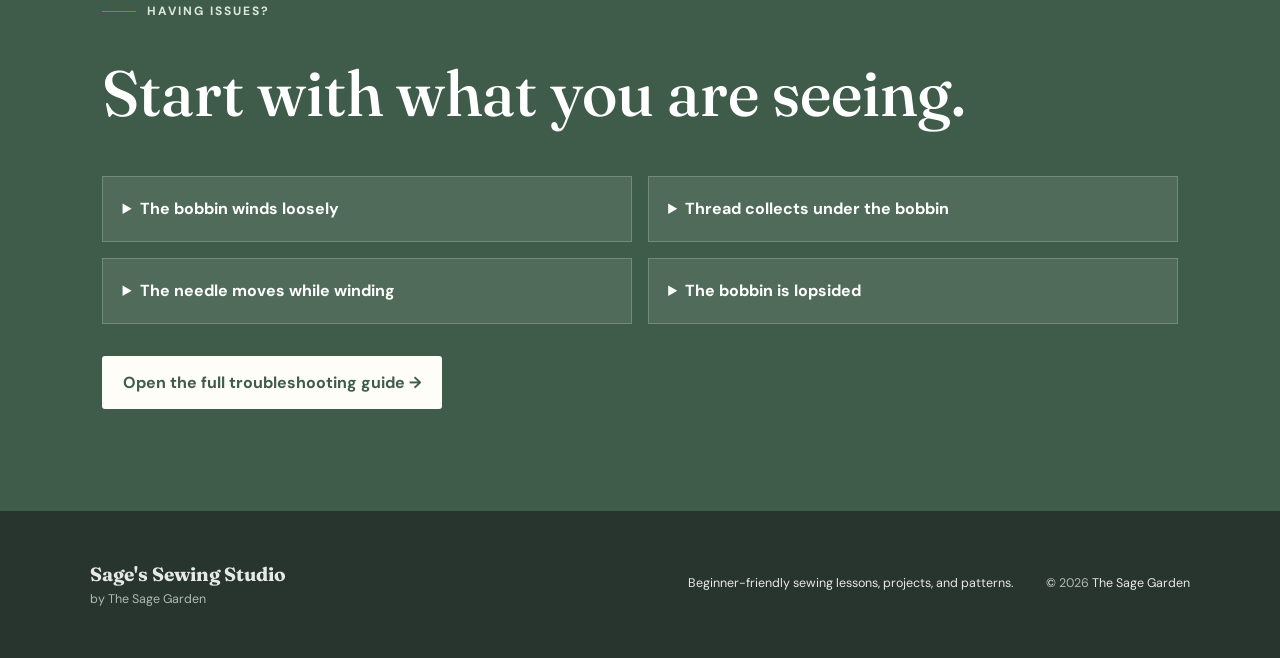
<file: lesson3.html>
<!doctype html><html lang="en"><head><meta charset="UTF-8"><meta name="viewport" content="width=device-width,initial-scale=1"><title>Wind a Bobbin | Sage's Sewing Studio</title><link rel="preconnect" href="https://fonts.googleapis.com"><link rel="preconnect" href="https://fonts.gstatic.com" crossorigin><link href="https://fonts.googleapis.com/css2?family=DM+Sans:wght@400;500;600;700&family=Fraunces:opsz,wght@9..144,500;9..144,600&display=swap" rel="stylesheet"><link rel="stylesheet" href="styles.css"></head><body class="lesson-page" data-lesson-id="3"><div id="lesson-app"></div><script src="lessons1-4.js"></script><script src="app.js"></script></body></html>
</file>
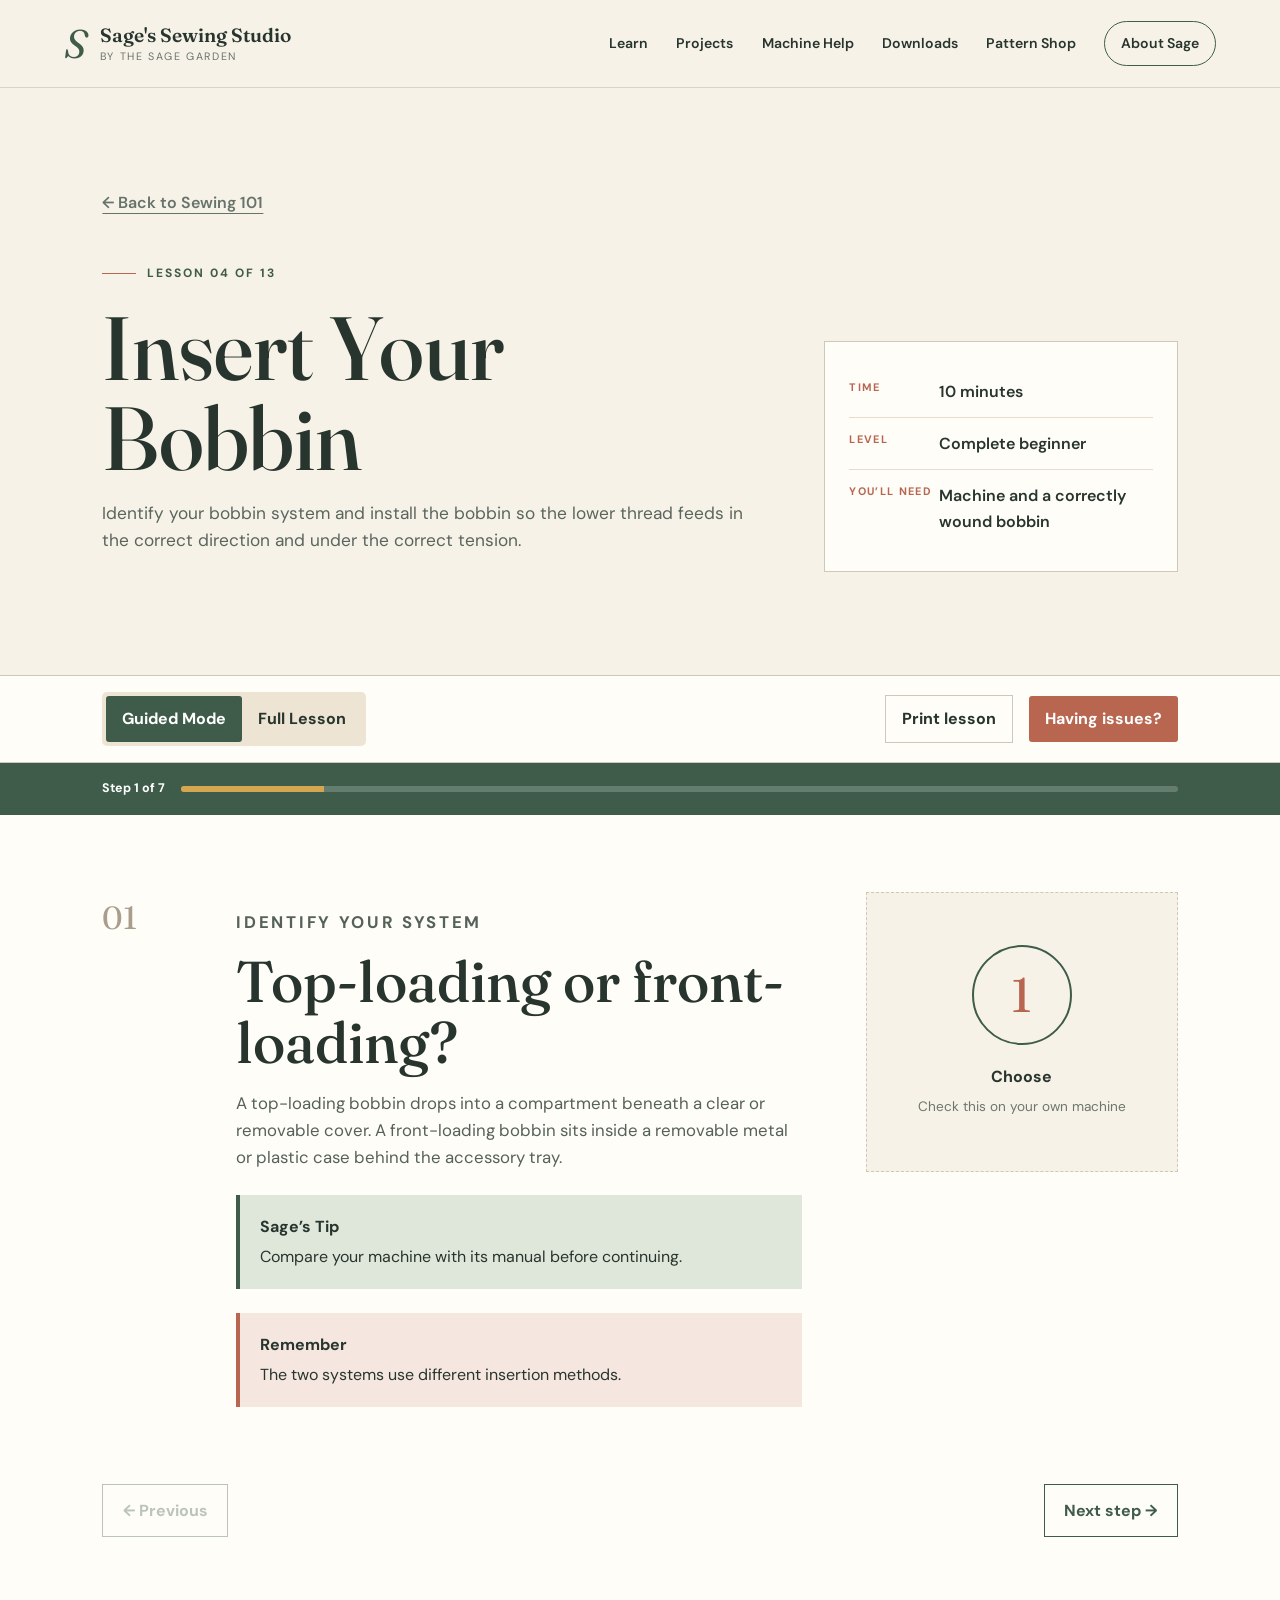
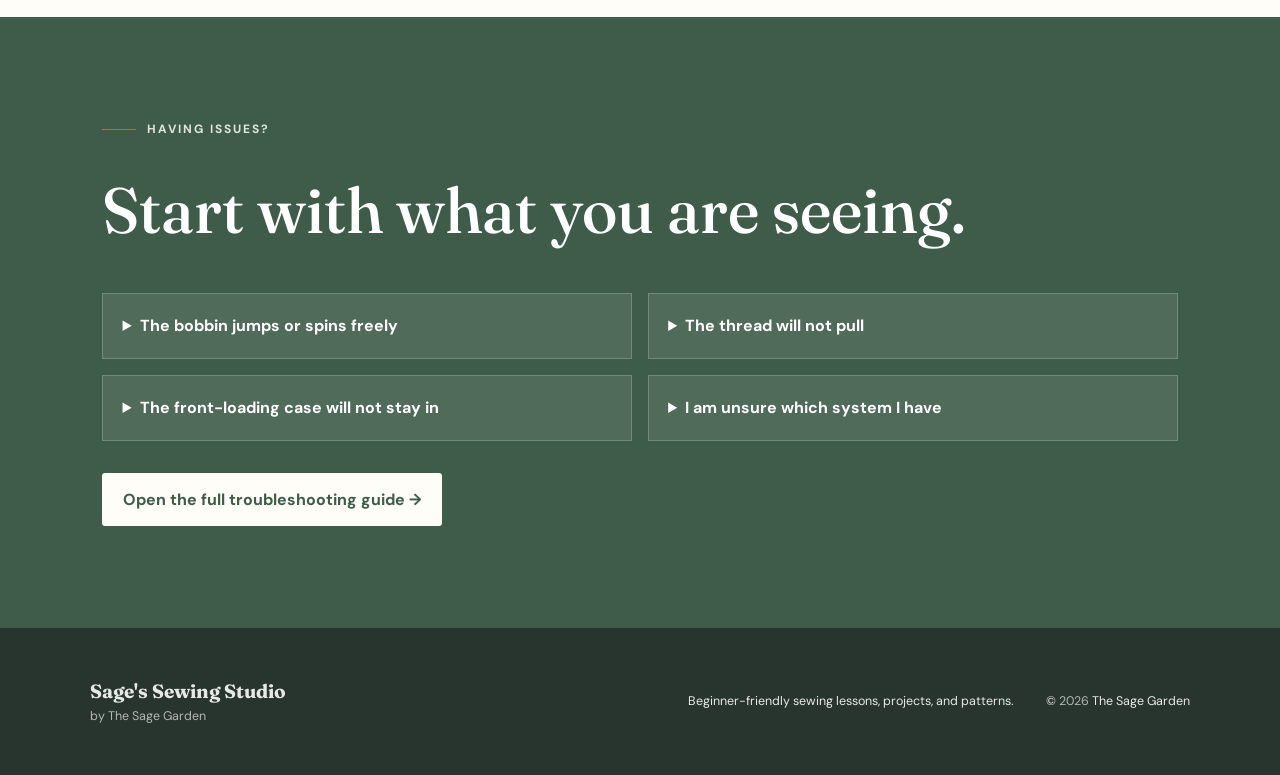
<file: lesson4.html>
<!doctype html><html lang="en"><head><meta charset="UTF-8"><meta name="viewport" content="width=device-width,initial-scale=1"><title>Insert Your Bobbin | Sage's Sewing Studio</title><link rel="preconnect" href="https://fonts.googleapis.com"><link rel="preconnect" href="https://fonts.gstatic.com" crossorigin><link href="https://fonts.googleapis.com/css2?family=DM+Sans:wght@400;500;600;700&family=Fraunces:opsz,wght@9..144,500;9..144,600&display=swap" rel="stylesheet"><link rel="stylesheet" href="styles.css"></head><body class="lesson-page" data-lesson-id="4"><div id="lesson-app"></div><script src="lessons1-4.js"></script><script src="app.js"></script></body></html>
</file>
<file: styles.css>
:root {
  --ink: #28352e;
  --forest: #3f5c4a;
  --forest-dark: #2d4436;
  --sage: #93a58f;
  --sage-light: #dfe7da;
  --cream: #f7f2e7;
  --paper: #fffdf8;
  --linen: #eee4d4;
  --terracotta: #b8664f;
  --gold: #d4a64f;
  --border: #cfc7b8;
  --sans: "DM Sans", system-ui, sans-serif;
  --serif: "Fraunces", Georgia, serif;
}

* {
  box-sizing: border-box;
}

html {
  scroll-behavior: smooth;
}

body {
  margin: 0;
  color: var(--ink);
  background: var(--cream);
  font-family: var(--sans);
  font-size: 16px;
  line-height: 1.6;
}

a {
  color: inherit;
}

.skip-link {
  position: fixed;
  left: 1rem;
  top: -5rem;
  z-index: 100;
  padding: 0.7rem 1rem;
  color: white;
  background: var(--ink);
}

.skip-link:focus {
  top: 1rem;
}

.sr-only {
  position: absolute;
  width: 1px;
  height: 1px;
  overflow: hidden;
  clip: rect(0, 0, 0, 0);
  white-space: nowrap;
}

/* Header */

.site-header {
  min-height: 88px;
  padding: 0 clamp(1.25rem, 5vw, 5rem);
  display: flex;
  align-items: center;
  justify-content: space-between;
  gap: 2rem;
  position: relative;
  z-index: 20;
  background: rgba(247, 242, 231, 0.94);
  border-bottom: 1px solid rgba(63, 92, 74, 0.18);
}

.brand {
  display: flex;
  align-items: center;
  gap: 0.8rem;
  text-decoration: none;
  line-height: 1.05;
}

.brand-leaf {
  color: var(--forest);
  font-family: var(--serif);
  font-size: 2.5rem;
  font-style: italic;
}

.brand-mark {
  width: 42px;
  fill: none;
  stroke: var(--forest);
  stroke-width: 2.2;
  stroke-linecap: round;
}

.brand-mark .stitch {
  stroke-dasharray: 2 5;
}

.brand strong {
  display: block;
  font-family: var(--serif);
  font-size: 1.2rem;
  font-weight: 600;
}

.brand small {
  display: block;
  margin-top: 0.35rem;
  color: #69756e;
  font-size: 0.67rem;
  letter-spacing: 0.15em;
  text-transform: uppercase;
}

.site-nav {
  display: flex;
  align-items: center;
  gap: clamp(1rem, 2.2vw, 2rem);
}

.site-nav a {
  font-size: 0.88rem;
  font-weight: 600;
  text-decoration: none;
}

.site-nav a:hover {
  color: var(--terracotta);
}

.site-nav .nav-about {
  padding: 0.65rem 1rem;
  border: 1px solid var(--forest);
  border-radius: 999px;
}

.menu-button {
  display: none;
  padding: 0.5rem;
  color: var(--ink);
  background: transparent;
  border: 0;
  font-size: 1.5rem;
}

.menu-button span:not(.sr-only) {
  display: block;
  width: 24px;
  height: 2px;
  margin: 5px;
  background: var(--ink);
}

/* Shared styles */

.eyebrow {
  margin: 0 0 1.25rem;
  display: flex;
  align-items: center;
  gap: 0.65rem;
  color: var(--forest);
  font-size: 0.75rem;
  font-weight: 700;
  letter-spacing: 0.17em;
  text-transform: uppercase;
}

.eyebrow span {
  width: 34px;
  height: 1px;
  background: var(--terracotta);
}

.large-copy {
  max-width: 700px;
  font-size: 1.08rem;
  color: #59655e;
}

.button {
  min-height: 50px;
  padding: 0.85rem 1.3rem;
  display: inline-flex;
  align-items: center;
  justify-content: center;
  gap: 1.6rem;
  border-radius: 3px;
  font-weight: 700;
  text-decoration: none;
}

.button-primary,
.primary-button {
  color: white;
  background: var(--forest);
}

.button-primary:hover,
.primary-button:hover {
  background: var(--forest-dark);
}

.button-dark,
.dark-button {
  color: white;
  background: var(--ink);
}

.text-link {
  font-weight: 700;
  text-underline-offset: 5px;
}

.small-label {
  font-size: 0.7rem;
  font-weight: 700;
  letter-spacing: 0.16em;
  text-transform: uppercase;
}

/* Homepage hero */

.hero,
.home-hero {
  min-height: 670px;
  display: grid;
  grid-template-columns:
    minmax(0, 1.02fr)
    minmax(420px, 0.98fr);
  overflow: hidden;
}

.hero-copy,
.home-hero-copy {
  padding:
    clamp(4rem, 8vw, 8rem)
    clamp(2rem, 7vw, 7.5rem);
  align-self: center;
}

.hero h1,
.home-hero h1 {
  max-width: 740px;
  margin: 0;
  font-family: var(--serif);
  font-size: clamp(3.6rem, 6.3vw, 6.6rem);
  font-weight: 500;
  line-height: 0.96;
  letter-spacing: -0.045em;
}

.hero h1 em,
.home-hero h1 em {
  color: var(--terracotta);
  font-weight: 500;
}

.home-hero h1 em {
  display: block;
}

.hero-intro {
  max-width: 600px;
  margin: 2rem 0;
  color: #56625b;
  font-size: 1.12rem;
}

.hero-actions,
.button-row {
  margin-top: 2rem;
  display: flex;
  align-items: center;
  gap: 1.7rem;
  flex-wrap: wrap;
}

.hero-details,
.home-facts {
  margin: 3.5rem 0 0;
  padding: 0;
  display: flex;
  gap: clamp(1.4rem, 4vw, 3.8rem);
  list-style: none;
  color: #657169;
  font-size: 0.76rem;
}

.hero-details li,
.home-facts li {
  display: grid;
}

.hero-details strong,
.home-facts strong {
  color: var(--ink);
  font-family: var(--serif);
  font-size: 1.2rem;
  font-weight: 600;
}

.hero-visual,
.home-visual {
  min-height: 670px;
  padding: 3rem;
  position: relative;
  display: grid;
  place-items: center;
  background-color: var(--sage-light);
  background-image:
    linear-gradient(
      rgba(63, 92, 74, 0.08) 1px,
      transparent 1px
    ),
    linear-gradient(
      90deg,
      rgba(63, 92, 74, 0.08) 1px,
      transparent 1px
    );
  background-size: 34px 34px;
}

.lesson-card,
.lesson-preview {
  width: min(78%, 500px);
  padding: 1.5rem;
  position: relative;
  z-index: 3;
  transform: rotate(-1.5deg);
  background: var(--paper);
  border: 1px solid #d8cebd;
  box-shadow: 0 24px 60px rgba(45, 68, 54, 0.18);
}

.lesson-card::after {
  content: "";
  position: absolute;
  inset: 10px;
  border: 1px dashed rgba(184, 102, 79, 0.35);
  pointer-events: none;
}

.lesson-card-top,
.preview-top {
  position: relative;
  z-index: 1;
  display: flex;
  justify-content: space-between;
  color: var(--forest);
  font-size: 0.63rem;
  font-weight: 700;
  letter-spacing: 0.15em;
}

.machine-illustration,
.spool-graphic {
  width: 100%;
  max-height: 270px;
  margin: 1.1rem 0 0.2rem;
  fill: none;
  stroke: var(--forest);
  stroke-width: 4;
  stroke-linecap: round;
  stroke-linejoin: round;
}

.machine-illustration .thread-line,
.colored-thread {
  stroke: var(--terracotta);
  stroke-width: 3;
  stroke-dasharray: 7 7;
}

.lesson-card-copy {
  position: relative;
  z-index: 1;
  padding: 0 1rem 1rem;
}

.lesson-card-copy p,
.lesson-preview > p {
  margin: 0;
  color: #6c766e;
  font-size: 0.72rem;
}

.lesson-card-copy h2,
.lesson-preview h2 {
  margin: 0.1rem 0 0.8rem;
  font-family: var(--serif);
  font-size: clamp(1.6rem, 3vw, 2.3rem);
  font-weight: 500;
}

.mini-progress,
.preview-progress {
  height: 5px;
  margin: 1rem 0 0.6rem;
  overflow: hidden;
  background: #e7dfd1;
  border-radius: 10px;
}

.mini-progress span,
.preview-progress span {
  display: block;
  width: 14%;
  height: 100%;
  background: var(--terracotta);
}

.lesson-card-copy small {
  display: block;
  margin-top: 0.65rem;
  color: #6c766e;
}

/* Homepage course */

.course-section,
.home-course-section,
.lessons-section {
  padding:
    clamp(5rem, 9vw, 8rem)
    clamp(1.5rem, 7vw, 7.5rem);
  background: var(--paper);
}

.section-heading,
.section-intro {
  max-width: 1200px;
  margin: 0 auto 3rem;
  display: grid;
  grid-template-columns: 1fr 1fr;
  align-items: end;
  gap: 4rem;
}

.section-heading h2,
.section-intro h2,
.pattern-preview h2,
.pattern-section h2 {
  margin: 0;
  font-family: var(--serif);
  font-size: clamp(2.5rem, 4.5vw, 4.2rem);
  line-height: 1.05;
  font-weight: 500;
}

.section-heading > p {
  max-width: 560px;
  margin: 0;
  color: #657169;
}

.course-card,
.home-course-card {
  max-width: 1200px;
  margin: auto;
  padding: clamp(2rem, 4vw, 3.2rem);
  display: grid;
  grid-template-columns: auto 1fr auto;
  align-items: center;
  gap: clamp(1.5rem, 4vw, 4rem);
  background: var(--cream);
  border: 1px solid var(--border);
}

.course-number,
.course-card-number {
  align-self: start;
  color: #c5b9a6;
  font-family: var(--serif);
  font-size: 4.8rem;
  line-height: 0.8;
}

.course-label {
  margin: 0 0 0.45rem;
  color: var(--terracotta);
  font-size: 0.7rem;
  font-weight: 700;
  letter-spacing: 0.15em;
}

.course-info h3,
.home-course-card h3 {
  margin: 0 0 0.7rem;
  font-family: var(--serif);
  font-size: clamp(1.8rem, 3vw, 2.7rem);
  font-weight: 500;
}

.course-info > p {
  max-width: 650px;
  color: #59655e;
}

.course-meta,
.course-tags {
  display: flex;
  flex-wrap: wrap;
  gap: 0.6rem 1.3rem;
  color: var(--forest);
  font-size: 0.74rem;
  font-weight: 600;
}

.course-meta span::before {
  content: "✓";
  margin-right: 0.35rem;
  color: var(--terracotta);
}

.course-action,
.course-card-action {
  min-width: 210px;
  display: grid;
  gap: 1rem;
}

.course-level,
.level-label {
  justify-self: end;
  padding: 0.35rem 0.65rem;
  color: var(--forest-dark);
  background: var(--sage-light);
  border-radius: 999px;
  font-size: 0.68rem;
  font-weight: 700;
}

/* Homepage pathways */

.pathways,
.home-pathways {
  display: grid;
  grid-template-columns: repeat(3, 1fr);
}

.pathway-card,
.pathway {
  min-height: 370px;
  padding: clamp(2.2rem, 4vw, 4rem);
  display: flex;
  flex-direction: column;
  align-items: flex-start;
}

.pathway {
  justify-content: flex-end;
}

.pathway-card > p:first-of-type {
  margin: auto 0 0.4rem;
  font-size: 0.68rem;
  font-weight: 700;
  letter-spacing: 0.16em;
}

.pathway-card h2,
.pathway h2 {
  margin: 0;
  font-family: var(--serif);
  font-size: 2.2rem;
  font-weight: 500;
}

.pathway-card > p:not(:first-of-type) {
  max-width: 390px;
}

.pathway-icon,
.round-icon {
  width: 52px;
  height: 52px;
  display: grid;
  place-items: center;
  border: 1px solid currentColor;
  border-radius: 50%;
  font-family: var(--serif);
  font-size: 1.5rem;
}

.round-icon {
  margin-bottom: auto;
}

.pathway-projects,
.projects-card {
  background: var(--linen);
}

.pathway-help,
.help-card {
  color: white;
  background: var(--forest);
}

.pathway-downloads,
.downloads-card {
  color: white;
  background: var(--terracotta);
}

.teacher-note,
.sage-note {
  padding: clamp(5rem, 10vw, 9rem) 1.5rem;
  text-align: center;
  background: var(--paper);
}

.teacher-note blockquote,
.sage-note blockquote {
  max-width: 930px;
  margin: 2rem auto 1rem;
  font-family: var(--serif);
  font-size: clamp(2rem, 4vw, 3.5rem);
  line-height: 1.25;
  font-weight: 500;
}

.pattern-preview,
.pattern-section {
  padding:
    clamp(5rem, 9vw, 8rem)
    clamp(1.5rem, 12vw, 12rem);
  background: var(--sage-light);
}

/* Course page */

.course-hero {
  min-height: 650px;
  padding:
    clamp(4rem, 8vw, 7rem)
    clamp(1.5rem, 7vw, 7.5rem);
  display: grid;
  grid-template-columns:
    minmax(0, 1.1fr)
    minmax(380px, 0.75fr);
  gap: clamp(3rem, 7vw, 7rem);
  align-items: center;
}

.back-link {
  display: inline-block;
  margin-bottom: 3rem;
  color: #66736b;
  font-weight: 600;
  text-underline-offset: 5px;
}

.course-hero h1 {
  margin: 0;
  font-family: var(--serif);
  font-size: clamp(3.5rem, 6vw, 6rem);
  line-height: 1;
  font-weight: 500;
}

.course-hero h1 em {
  display: block;
  color: var(--terracotta);
  font-weight: 500;
}

.course-summary {
  width: 100%;
  padding: 2rem;
  background: var(--paper);
  border: 1px solid var(--border);
  box-shadow: 0 24px 60px rgba(45, 68, 54, 0.12);
}

.summary-heading,
.summary-top {
  display: flex;
  justify-content: space-between;
  color: var(--forest);
  font-size: 0.65rem;
  font-weight: 700;
  letter-spacing: 0.15em;
}

.summary-decoration {
  min-height: 170px;
  display: grid;
  place-items: center;
}

.decorative-spool {
  width: 90px;
  height: 105px;
  border-top: 18px solid var(--forest);
  border-bottom: 18px solid var(--forest);
  background: repeating-linear-gradient(
    0deg,
    transparent 0 8px,
    var(--terracotta) 9px 11px
  );
}

.course-detail-grid {
  margin: 0;
  padding-top: 1.4rem;
  display: grid;
  grid-template-columns: repeat(2, 1fr);
  gap: 1rem;
  border-top: 1px dashed var(--border);
}

.course-detail-grid div {
  min-height: 110px;
  padding: 1rem;
  display: flex;
  flex-direction: column;
  justify-content: space-between;
  background: var(--cream);
  border: 1px solid #ded4c4;
}

.course-detail-grid dt {
  color: var(--terracotta);
  font-size: 0.68rem;
  font-weight: 700;
  letter-spacing: 0.14em;
  text-transform: uppercase;
}

.course-detail-grid dd {
  margin: 0;
  color: var(--forest-dark);
  font-family: var(--serif);
  font-size: 1.35rem;
  font-weight: 600;
  line-height: 1.15;
}

/* Course progress */

.course-progress {
  padding: 1.4rem clamp(1.5rem, 7vw, 7.5rem);
  display: grid;
  grid-template-columns: auto 1fr auto;
  align-items: center;
  gap: 2rem;
  color: white;
  background: var(--forest);
}

.course-progress div:first-child {
  display: grid;
}

.course-progress small,
.course-progress p {
  margin: 0;
  color: #d9e0db;
  font-size: 0.75rem;
}

.progress-bar,
.progress-track {
  height: 7px;
  overflow: hidden;
  background: rgba(255, 255, 255, 0.2);
  border-radius: 999px;
}

.progress-bar span,
.progress-track span {
  display: block;
  width: 0;
  height: 100%;
  background: var(--gold);
}

/* Course outcomes */

.course-outcomes,
.course-overview,
.supplies-section {
  padding:
    clamp(5rem, 9vw, 8rem)
    clamp(1.5rem, 7vw, 7.5rem);
  display: grid;
  grid-template-columns: 0.8fr 1.2fr;
  gap: clamp(3rem, 8vw, 8rem);
}

.course-outcomes,
.course-overview {
  background: var(--paper);
}

.course-outcomes h2,
.course-overview h2,
.supplies-section h2,
.view-options h2,
.lessons-intro h2,
.lessons-heading h2,
.workbook-section h2,
.workbook-banner h2 {
  margin: 0;
  font-family: var(--serif);
  font-size: clamp(2.5rem, 4.5vw, 4.3rem);
  line-height: 1.08;
  font-weight: 500;
}

.course-outcomes ul,
.outcome-list {
  margin: 0;
  padding: 0;
  list-style: none;
}

.course-outcomes li,
.outcome-list li {
  padding: 1rem 0;
  border-bottom: 1px solid var(--border);
  font-weight: 600;
}

.course-outcomes li::before {
  content: "✓";
  margin-right: 0.75rem;
  color: var(--terracotta);
}

/* Supplies */

.supplies-section {
  background: var(--linen);
}

.supply-grid,
.supply-list {
  margin: 0;
  padding: 0;
  display: grid;
  grid-template-columns: 1fr 1fr;
  gap: 1rem;
  list-style: none;
}

.supply-grid article,
.supply-list li {
  min-height: 130px;
  padding: 1.2rem;
  display: grid;
  align-content: center;
  background: var(--paper);
  border: 1px solid rgba(63, 92, 74, 0.18);
}

.supply-grid span,
.supply-list small {
  color: #69746d;
  font-size: 0.85rem;
}

/* Lesson-view choices */

.view-options {
  padding:
    clamp(5rem, 9vw, 8rem)
    clamp(1.5rem, 7vw, 7.5rem);
  display: grid;
  grid-template-columns: 1.1fr 0.7fr 0.7fr;
  color: white;
  background: var(--forest);
}

.light-eyebrow,
.view-options .eyebrow {
  color: #dfe7da;
}

.view-options > article {
  padding: 2rem;
  border-left: 1px solid rgba(255, 255, 255, 0.25);
}

.view-options h3 {
  margin: 2rem 0 0.5rem;
  font-family: var(--serif);
  font-size: 1.8rem;
}

.view-options article p {
  color: #d8ded9;
}

.mode-letter,
.view-number {
  width: 42px;
  height: 42px;
  display: grid;
  place-items: center;
  border: 1px solid #9fb0a3;
  border-radius: 50%;
  font-family: var(--serif);
}

/* Course lesson list */

.lessons-intro,
.lessons-heading {
  margin-bottom: 3rem;
  display: grid;
  grid-template-columns: 1fr auto;
  gap: 3rem;
  align-items: end;
}

.lessons-intro h2,
.lessons-heading h2 {
  max-width: 850px;
}

.machine-help-box,
.help-link {
  max-width: 240px;
  padding: 1rem;
  background: var(--sage-light);
  text-decoration: none;
  font-size: 0.8rem;
}

.machine-help-box strong,
.help-link strong {
  display: block;
}

.lesson-list {
  margin: 0;
  padding: 0;
  list-style: none;
  border-top: 1px solid var(--border);
}

.lesson-row {
  min-height: 110px;
  padding: 1.3rem 0.5rem;
  display: grid;
  grid-template-columns: 65px 1fr 80px 80px;
  gap: 1rem;
  align-items: center;
  border-bottom: 1px solid var(--border);
}

.lesson-row:hover {
  background: var(--cream);
}

.lesson-number {
  color: #9a8f80;
  font-family: var(--serif);
  font-size: 1.4rem;
}

.lesson-row h3 {
  margin: 0;
  font-family: var(--serif);
  font-size: 1.5rem;
  font-weight: 500;
}

.lesson-row p {
  margin: 0.15rem 0 0;
  color: #667169;
}

.lesson-row small {
  color: var(--terracotta);
  font-size: 0.62rem;
  font-weight: 700;
  letter-spacing: 0.12em;
}

.lesson-time {
  color: #6c766f;
  font-size: 0.75rem;
}

.lesson-row > a {
  justify-self: end;
  font-weight: 700;
}

.featured-lesson {
  padding-left: 1rem;
  background: #f4eee1;
  border-left: 4px solid var(--terracotta);
}

.lesson-row.completed .lesson-number::after {
  content: " ✓";
  color: var(--forest);
}

/* Workbook */

.workbook-section,
.workbook-banner {
  padding: 6rem clamp(1.5rem, 9vw, 9rem);
  display: flex;
  justify-content: space-between;
  align-items: center;
  gap: 3rem;
  background: var(--sage-light);
}

.workbook-section > span,
.coming-soon-button {
  padding: 1rem;
  border: 1px solid var(--forest);
  font-weight: 700;
  white-space: nowrap;
}

/* Interactive lesson pages */

.lesson-heading {
  padding:
    clamp(4rem, 8vw, 7rem)
    clamp(1.5rem, 8vw, 8rem);
  display: grid;
  grid-template-columns: 1fr minmax(280px, 0.55fr);
  gap: 5rem;
  align-items: end;
  background: var(--cream);
}

.lesson-heading h1 {
  margin: 0;
  font-family: var(--serif);
  font-size: clamp(3.8rem, 7vw, 7rem);
  line-height: 1;
  font-weight: 500;
}

.lesson-facts {
  margin: 0;
  padding: 1.5rem;
  background: var(--paper);
  border: 1px solid var(--border);
}

.lesson-facts div {
  padding: 0.8rem 0;
  display: grid;
  grid-template-columns: 90px 1fr;
  border-bottom: 1px solid #e5dccf;
}

.lesson-facts div:last-child {
  border: 0;
}

.lesson-facts dt {
  color: var(--terracotta);
  font-size: 0.68rem;
  font-weight: 700;
  letter-spacing: 0.12em;
  text-transform: uppercase;
}

.lesson-facts dd {
  margin: 0;
  font-weight: 600;
}

.lesson-toolbar {
  padding: 1rem clamp(1.5rem, 8vw, 8rem);
  display: flex;
  align-items: center;
  gap: 1rem;
  position: sticky;
  top: 0;
  z-index: 10;
  background: var(--paper);
  border-top: 1px solid var(--border);
  border-bottom: 1px solid var(--border);
}

.view-toggle {
  display: flex;
  padding: 4px;
  background: var(--linen);
  border-radius: 5px;
}

.view-button,
.print-button {
  padding: 0.65rem 1rem;
  color: var(--ink);
  background: transparent;
  border: 0;
  font: inherit;
  font-weight: 700;
  cursor: pointer;
}

.view-button.active {
  color: white;
  background: var(--forest);
  border-radius: 3px;
}

.print-button {
  margin-left: auto;
  border: 1px solid var(--border);
}

.trouble-button {
  padding: 0.65rem 1rem;
  color: white;
  background: var(--terracotta);
  border-radius: 3px;
  font-weight: 700;
  text-decoration: none;
}

.lesson-progress-wrap {
  padding: 1rem clamp(1.5rem, 8vw, 8rem);
  display: grid;
  grid-template-columns: auto 1fr;
  align-items: center;
  gap: 1rem;
  color: white;
  background: var(--forest);
  font-size: 0.78rem;
  font-weight: 700;
}

.lesson-progress {
  height: 6px;
  overflow: hidden;
  background: rgba(255, 255, 255, 0.2);
  border-radius: 20px;
}

.lesson-progress span {
  display: block;
  width: 12.5%;
  height: 100%;
  background: var(--gold);
  transition: width 0.25s ease;
}

.lesson-content {
  padding:
    clamp(3rem, 6vw, 6rem)
    clamp(1.5rem, 8vw, 8rem);
  background: var(--paper);
}

.lesson-step {
  max-width: 1200px;
  margin: auto;
  display: none;
  grid-template-columns:
    70px
    minmax(0, 1fr)
    minmax(240px, 0.55fr);
  gap: clamp(1.5rem, 5vw, 5rem);
  align-items: start;
}

.lesson-step.active {
  display: grid;
}

.full-view .lesson-step {
  padding: 4rem 0;
  display: grid;
  border-bottom: 1px solid var(--border);
}

.step-number {
  color: #aa9d8b;
  font-family: var(--serif);
  font-size: 2rem;
}

.step-copy h2 {
  margin: 0 0 1rem;
  font-family: var(--serif);
  font-size: clamp(2.4rem, 4.5vw, 4.4rem);
  line-height: 1.05;
  font-weight: 500;
}

.step-copy > p {
  color: #556159;
  font-size: 1.05rem;
}

.step-copy ol {
  padding-left: 1.4rem;
}

.step-copy ol li {
  margin: 0.65rem 0;
}

.check-list {
  padding: 0;
  display: grid;
  grid-template-columns: 1fr 1fr;
  gap: 0.7rem;
  list-style: none;
}

.check-list li {
  padding: 0.75rem;
  background: var(--cream);
  border: 1px solid var(--border);
}

.check-list li::before {
  content: "✓";
  margin-right: 0.5rem;
  color: var(--terracotta);
}

.sage-tip,
.common-mistake {
  margin-top: 1.5rem;
  padding: 1.2rem;
  background: var(--sage-light);
  border-left: 4px solid var(--forest);
}

.common-mistake {
  background: #f5e7df;
  border-color: var(--terracotta);
}

.sage-tip p,
.common-mistake p {
  margin: 0.3rem 0 0;
}

.step-visual {
  min-height: 280px;
  padding: 2rem;
  display: flex;
  flex-direction: column;
  align-items: center;
  justify-content: center;
  text-align: center;
  background: var(--cream);
  border: 1px dashed var(--border);
}

.step-visual p {
  margin: 0.4rem 0 0;
  color: #6c766f;
  font-size: 0.85rem;
}

.visual-symbol {
  width: 100px;
  height: 100px;
  margin-bottom: 1.2rem;
  display: grid;
  place-items: center;
  color: var(--terracotta);
  border: 2px solid var(--forest);
  border-radius: 50%;
  font-family: var(--serif);
  font-size: 3rem;
}

.spool-mini span {
  width: 85px;
  height: 110px;
  margin-bottom: 1.5rem;
  border-top: 18px solid var(--forest);
  border-bottom: 18px solid var(--forest);
  background: repeating-linear-gradient(
    0deg,
    transparent 0 8px,
    var(--terracotta) 9px 11px
  );
}

.needle-mini span {
  width: 4px;
  height: 120px;
  margin-bottom: 1.5rem;
  background: var(--forest);
  border-radius: 5px;
  transform: rotate(18deg);
}

.success-check {
  margin: 1.5rem 0;
  padding: 1.2rem;
  background: var(--sage-light);
}

.success-check ul {
  margin-bottom: 0;
}

.finish-actions {
  display: flex;
  align-items: center;
  gap: 1rem;
  flex-wrap: wrap;
}

.step-navigation {
  padding:
    0
    clamp(1.5rem, 8vw, 8rem)
    5rem;
  display: flex;
  justify-content: space-between;
  background: var(--paper);
}

.step-navigation button {
  padding: 0.8rem 1.2rem;
  color: var(--forest);
  background: transparent;
  border: 1px solid var(--forest);
  font: inherit;
  font-weight: 700;
  cursor: pointer;
}

.step-navigation button:disabled {
  opacity: 0.35;
  cursor: not-allowed;
}

.full-view + .step-navigation {
  display: none;
}

/* Lesson troubleshooting */

.lesson-troubleshooting {
  padding:
    clamp(4rem, 8vw, 7rem)
    clamp(1.5rem, 8vw, 8rem);
  color: white;
  background: var(--forest);
}

.lesson-troubleshooting h2 {
  margin: 0 0 2rem;
  font-family: var(--serif);
  font-size: clamp(2.5rem, 5vw, 4.6rem);
  font-weight: 500;
}

.trouble-grid {
  margin-bottom: 2rem;
  display: grid;
  grid-template-columns: 1fr 1fr;
  gap: 1rem;
}

.trouble-grid details {
  padding: 1.2rem;
  background: rgba(255, 255, 255, 0.09);
  border: 1px solid rgba(255, 255, 255, 0.2);
}

.trouble-grid summary {
  font-weight: 700;
  cursor: pointer;
}

.trouble-grid p {
  color: #dde3de;
}

.trouble-light-button {
  color: var(--forest);
  background: var(--paper);
}

/* Footer */

.site-footer {
  padding: 3rem clamp(1.5rem, 7vw, 7.5rem);
  display: grid;
  grid-template-columns: 1fr auto auto;
  align-items: center;
  gap: 2rem;
  color: #e7e9e5;
  background: var(--ink);
  font-size: 0.78rem;
}

.site-footer div,
.footer-brand {
  display: grid;
}

.site-footer strong,
.footer-brand strong {
  font-family: var(--serif);
  font-size: 1.2rem;
}

.site-footer span,
.footer-brand span {
  color: #aeb9b1;
}

/* Tablet */

@media (max-width: 1020px) {
  .menu-button {
    display: block;
  }

  .site-nav {
    display: none;
    position: absolute;
    left: 0;
    right: 0;
    top: 88px;
    padding: 1.5rem;
    flex-direction: column;
    align-items: stretch;
    background: var(--paper);
    border-bottom: 1px solid var(--border);
  }

  .site-nav.open {
    display: flex;
  }

  .site-nav .nav-about {
    padding: 0;
    border: 0;
  }

  .hero,
  .home-hero,
  .course-hero,
  .course-outcomes,
  .course-overview,
  .supplies-section {
    grid-template-columns: 1fr;
  }

  .hero-copy {
    padding-top: 5rem;
    padding-bottom: 5rem;
  }

  .hero-visual {
    min-height: 590px;
  }

  .section-heading,
  .section-intro {
    grid-template-columns: 1fr;
    gap: 1.2rem;
  }

  .course-card,
  .home-course-card {
    grid-template-columns: auto 1fr;
  }

  .course-action,
  .course-card-action {
    grid-column: 2;
  }

  .pathways,
  .home-pathways {
    grid-template-columns: 1fr;
  }

  .view-options {
    grid-template-columns: 1fr 1fr;
  }

  .view-options > div {
    grid-column: 1 / -1;
    padding-bottom: 2rem;
  }

  .course-progress {
    grid-template-columns: 1fr;
    gap: 0.5rem;
  }

  .lessons-intro,
  .lessons-heading {
    grid-template-columns: 1fr;
  }

  .lesson-heading,
  .lesson-step,
  .full-view .lesson-step {
    grid-template-columns: 1fr;
  }

  .step-number {
    font-size: 1.3rem;
  }

  .step-visual {
    min-height: 220px;
  }

  .lesson-toolbar {
    position: static;
    flex-wrap: wrap;
  }

  .print-button {
    margin-left: 0;
  }

  .trouble-grid {
    grid-template-columns: 1fr;
  }
}

/* Mobile */

@media (max-width: 700px) {
  .site-header {
    min-height: 76px;
    padding-inline: 1rem;
  }

  .site-nav {
    top: 76px;
  }

  .brand-mark {
    width: 36px;
  }

  .brand strong {
    font-size: 1rem;
  }

  .brand small {
    font-size: 0.58rem;
  }

  .hero h1,
  .home-hero h1,
  .course-hero h1 {
    font-size: clamp(3rem, 14vw, 4.4rem);
  }

  .hero-copy,
  .home-hero-copy,
  .course-hero {
    padding: 4rem 1.25rem;
  }

  .hero-details,
  .home-facts {
    gap: 1rem;
    justify-content: space-between;
  }

  .hero-visual,
  .home-visual {
    min-height: 490px;
    padding: 1.5rem;
  }

  .lesson-card,
  .lesson-preview {
    width: 85%;
  }

  .course-card,
  .home-course-card {
    grid-template-columns: 1fr;
  }

  .course-action,
  .course-card-action {
    grid-column: auto;
  }

  .course-detail-grid,
  .supply-grid,
  .supply-list,
  .view-options {
    grid-template-columns: 1fr;
  }

  .view-options > div {
    grid-column: auto;
  }

  .view-options > article {
    border-top: 1px solid rgba(255, 255, 255, 0.25);
    border-left: 0;
  }

  .lesson-row {
    grid-template-columns: 42px 1fr auto;
  }

  .lesson-time {
    grid-column: 2;
  }

  .lesson-row > a {
    grid-column: 3;
    grid-row: 1 / 3;
  }

  .view-toggle {
    width: 100%;
  }

  .view-button {
    flex: 1;
  }

  .lesson-progress-wrap {
    grid-template-columns: 1fr;
  }

  .check-list {
    grid-template-columns: 1fr;
  }

  .workbook-section,
  .workbook-banner {
    align-items: flex-start;
    flex-direction: column;
  }

  .site-footer {
    grid-template-columns: 1fr;
    gap: 0.5rem;
  }
}

@media (prefers-reduced-motion: reduce) {
  html {
    scroll-behavior: auto;
  }
}

/* Printing */

@media print {
  .site-header,
  .lesson-toolbar,
  .lesson-progress-wrap,
  .step-navigation,
  .lesson-troubleshooting,
  .site-footer {
    display: none !important;
  }

  .lesson-heading {
    padding: 1rem;
    display: block;
  }

  .lesson-facts {
    margin-top: 1rem;
  }

  .lesson-content {
    padding: 0;
  }

  .lesson-step {
    padding: 1.5rem 0 !important;
    display: grid !important;
    grid-template-columns: 40px 1fr !important;
    break-inside: avoid;
    border-bottom: 1px solid #ccc;
  }

  .step-visual {
    display: none;
  }

  .step-copy h2 {
    font-size: 2rem;
  }
}
</file>
